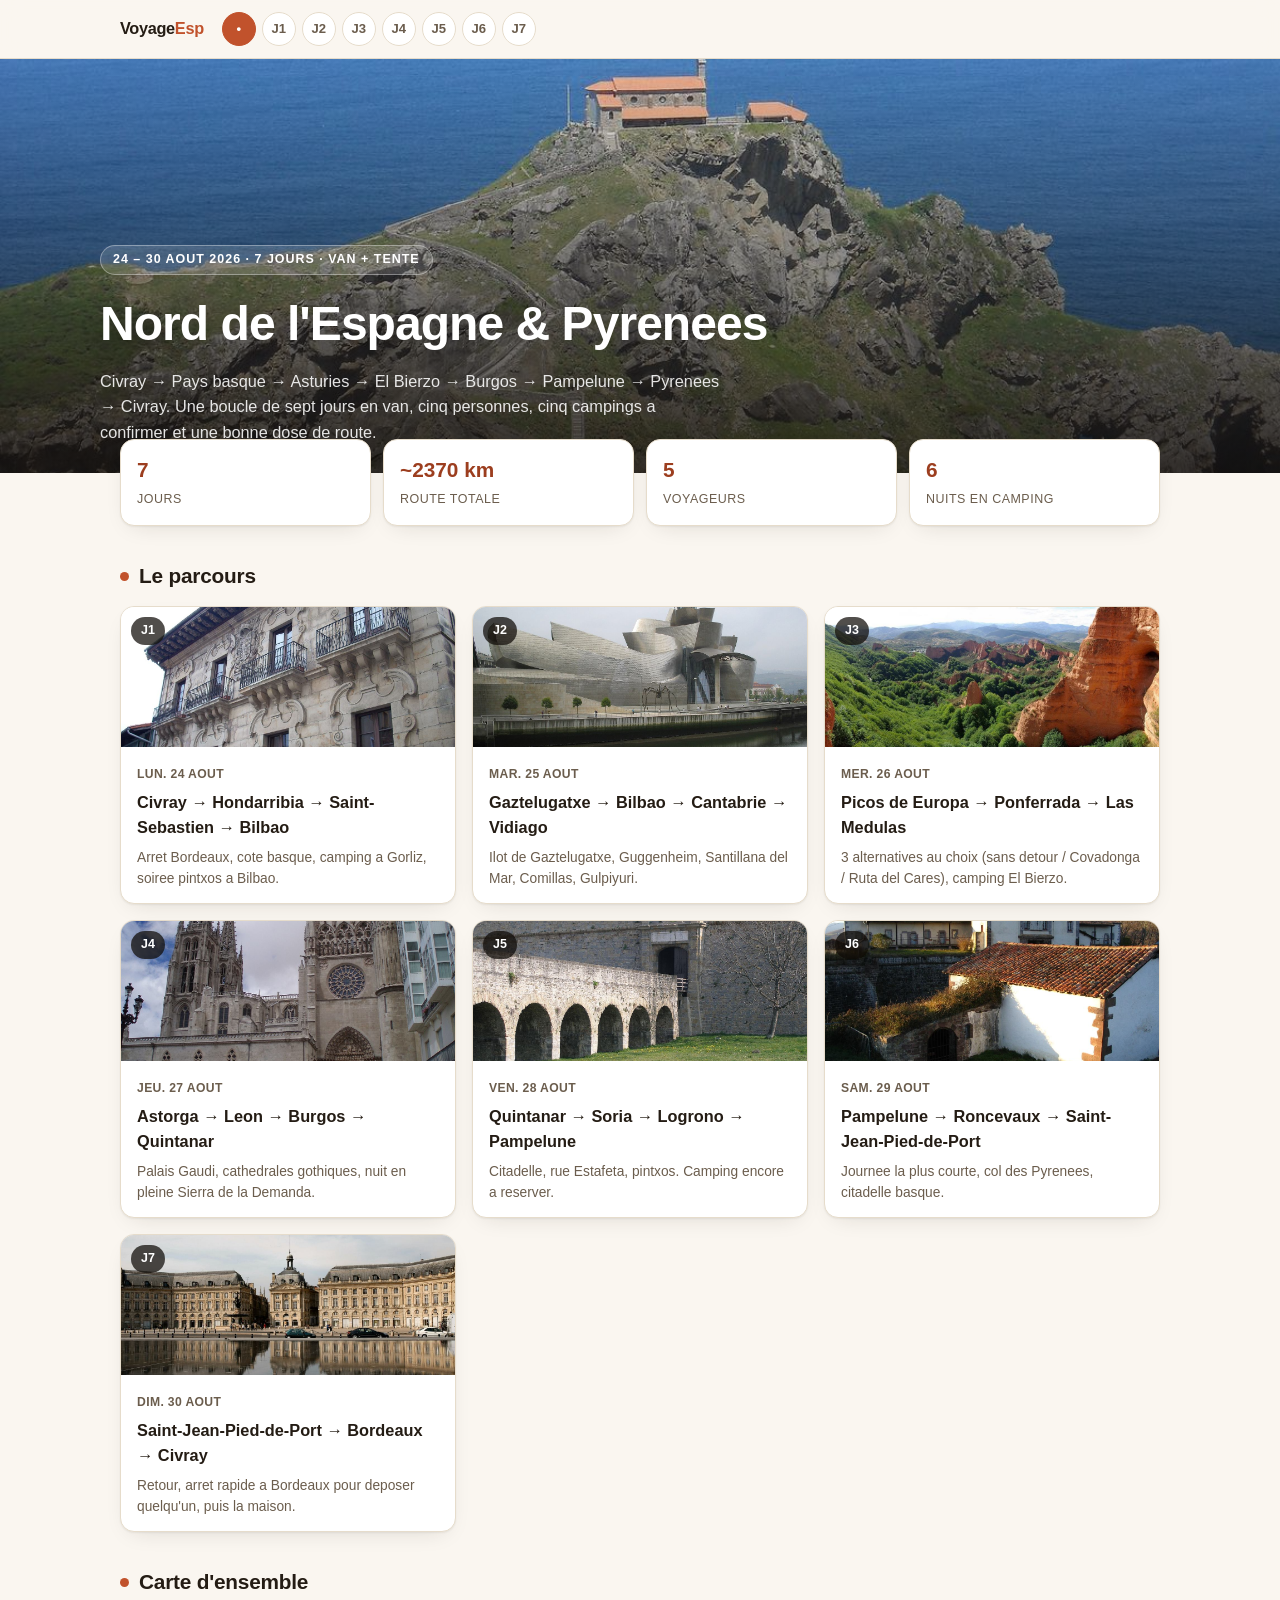
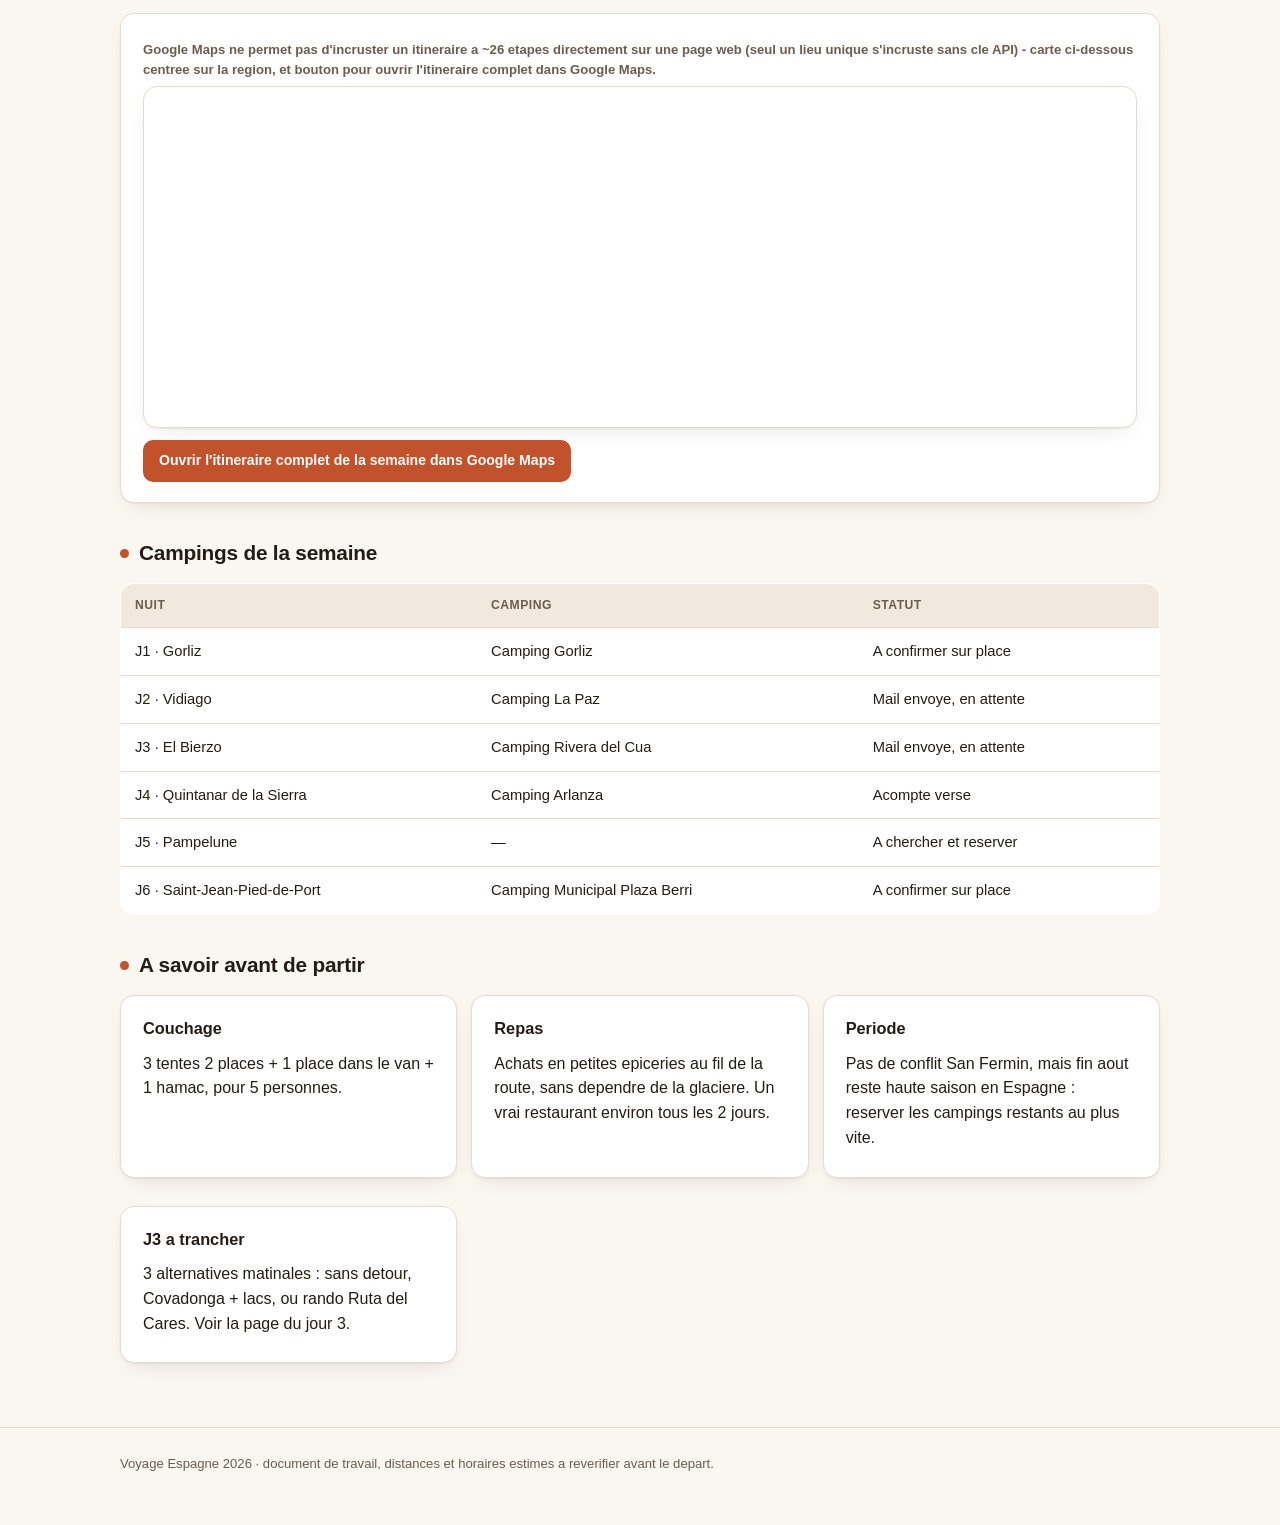
<file: siteweb/index.html>
<!doctype html>
<html lang="fr">
<head>
<meta charset="utf-8">
<meta name="viewport" content="width=device-width, initial-scale=1">
<title>Voyage Espagne 2026 - Civray &rarr; Nord de l'Espagne &rarr; Pyrenees</title>
<meta name="description" content="Road trip en van, 7 jours, du 24 au 30 aout 2026 : Bilbao, Asturies, El Bierzo, Burgos, Pampelune, Pyrenees.">
<link rel="icon" href="favicon.svg" type="image/svg+xml">
<link rel="stylesheet" href="styles.css">
</head>
<body>

<nav class="topnav">
  <div class="wrap">
    <a href="index.html" class="brand">Voyage<span>Esp</span></a>
    <div class="daypills">
      <a href="index.html" class="pill active">•</a>
      <a href="jour-1.html" class="pill">J1</a>
      <a href="jour-2.html" class="pill">J2</a>
      <a href="jour-3.html" class="pill">J3</a>
      <a href="jour-4.html" class="pill">J4</a>
      <a href="jour-5.html" class="pill">J5</a>
      <a href="jour-6.html" class="pill">J6</a>
      <a href="jour-7.html" class="pill">J7</a>
    </div>
  </div>
</nav>

<header class="hero">
  <img src="images/home.jpg" alt="San Juan de Gaztelugatxe, Pays basque">
  <div class="hero-content wrap">
    <span class="eyebrow">24 &ndash; 30 aout 2026 &middot; 7 jours &middot; van + tente</span>
    <h1>Nord de l'Espagne &amp; Pyrenees</h1>
    <p class="sub">Civray &rarr; Pays basque &rarr; Asturies &rarr; El Bierzo &rarr; Burgos &rarr; Pampelune &rarr; Pyrenees &rarr; Civray. Une boucle de sept jours en van, cinq personnes, cinq campings a confirmer et une bonne dose de route.</p>
  </div>
</header>

<div class="wrap">

  <div class="stats">
    <div class="stat"><span class="num">7</span><span class="lbl">Jours</span></div>
    <div class="stat"><span class="num">~2370 km</span><span class="lbl">Route totale</span></div>
    <div class="stat"><span class="num">5</span><span class="lbl">Voyageurs</span></div>
    <div class="stat"><span class="num">6</span><span class="lbl">Nuits en camping</span></div>
  </div>

  <section class="block">
    <h2><span class="dot"></span>Le parcours</h2>
    <div class="dayindex">

      <a class="daycard" href="jour-1.html">
        <div class="thumb"><span class="num">J1</span><img src="images/j1.jpg" alt="Hondarribia"></div>
        <div class="body">
          <span class="date">Lun. 24 aout</span>
          <h3>Civray &rarr; Hondarribia &rarr; Saint-Sebastien &rarr; Bilbao</h3>
          <p>Arret Bordeaux, cote basque, camping a Gorliz, soiree pintxos a Bilbao.</p>
        </div>
      </a>

      <a class="daycard" href="jour-2.html">
        <div class="thumb"><span class="num">J2</span><img src="images/j2.jpg" alt="Guggenheim Bilbao"></div>
        <div class="body">
          <span class="date">Mar. 25 aout</span>
          <h3>Gaztelugatxe &rarr; Bilbao &rarr; Cantabrie &rarr; Vidiago</h3>
          <p>Ilot de Gaztelugatxe, Guggenheim, Santillana del Mar, Comillas, Gulpiyuri.</p>
        </div>
      </a>

      <a class="daycard" href="jour-3.html">
        <div class="thumb"><span class="num">J3</span><img src="images/j3.jpg" alt="Las Medulas"></div>
        <div class="body">
          <span class="date">Mer. 26 aout</span>
          <h3>Picos de Europa &rarr; Ponferrada &rarr; Las Medulas</h3>
          <p>3 alternatives au choix (sans detour / Covadonga / Ruta del Cares), camping El Bierzo.</p>
        </div>
      </a>

      <a class="daycard" href="jour-4.html">
        <div class="thumb"><span class="num">J4</span><img src="images/j4.jpg" alt="Cathedrale de Burgos"></div>
        <div class="body">
          <span class="date">Jeu. 27 aout</span>
          <h3>Astorga &rarr; Leon &rarr; Burgos &rarr; Quintanar</h3>
          <p>Palais Gaudi, cathedrales gothiques, nuit en pleine Sierra de la Demanda.</p>
        </div>
      </a>

      <a class="daycard" href="jour-5.html">
        <div class="thumb"><span class="num">J5</span><img src="images/j5.jpg" alt="Ciudadela de Pampelune"></div>
        <div class="body">
          <span class="date">Ven. 28 aout</span>
          <h3>Quintanar &rarr; Soria &rarr; Logrono &rarr; Pampelune</h3>
          <p>Citadelle, rue Estafeta, pintxos. Camping encore a reserver.</p>
        </div>
      </a>

      <a class="daycard" href="jour-6.html">
        <div class="thumb"><span class="num">J6</span><img src="images/j6.jpg" alt="Citadelle Saint-Jean-Pied-de-Port"></div>
        <div class="body">
          <span class="date">Sam. 29 aout</span>
          <h3>Pampelune &rarr; Roncevaux &rarr; Saint-Jean-Pied-de-Port</h3>
          <p>Journee la plus courte, col des Pyrenees, citadelle basque.</p>
        </div>
      </a>

      <a class="daycard" href="jour-7.html">
        <div class="thumb"><span class="num">J7</span><img src="images/j7.jpg" alt="Miroir d'eau, Bordeaux"></div>
        <div class="body">
          <span class="date">Dim. 30 aout</span>
          <h3>Saint-Jean-Pied-de-Port &rarr; Bordeaux &rarr; Civray</h3>
          <p>Retour, arret rapide a Bordeaux pour deposer quelqu'un, puis la maison.</p>
        </div>
      </a>

    </div>
  </section>

  <section class="block">
    <h2><span class="dot"></span>Carte d'ensemble</h2>
    <div class="card">
      <p class="meta">Google Maps ne permet pas d'incruster un itineraire a ~26 etapes directement sur une page web (seul un lieu unique s'incruste sans cle API) - carte ci-dessous centree sur la region, et bouton pour ouvrir l'itineraire complet dans Google Maps.</p>
      <div class="map-embed">
        <iframe loading="lazy" src="https://www.google.com/maps?q=Burgos,+Espagne&output=embed"></iframe>
      </div>
      <div class="btn-row" style="margin-top:12px">
        <a class="btn" href="https://www.google.com/maps/dir/Civray,+86400/Bordeaux/Hondarribia,+Espagne/Saint-Sebastien,+Espagne/Camping+Gorliz,+Uresarantze+Bidea+15,+48630+Gorliz,+Espagne/San+Juan+de+Gaztelugatxe,+Espagne/Bilbao,+Espagne/Santillana+del+Mar,+Espagne/Comillas,+Espagne/Playa+de+Gulpiyuri,+33594+Llanes,+Asturias,+Espagne/Camping+La+Paz,+Playa+de+Vidiago,+Asturias,+Espagne/Covadonga,+Espagne/Ponferrada,+Espagne/Las+Medulas,+Espagne/Camping+Rivera+del+Cua,+Camino+1,+24430+Vega+de+Espinareda,+Leon,+Espagne/Astorga,+Leon,+Espagne/Leon,+Espagne/Burgos,+Espagne/Camping+Arlanza,+Quintanar+de+la+Sierra,+Burgos,+Espagne/Soria,+Espagne/Logrono,+Espagne/Pamplona,+Espagne/Roncesvalles,+Espagne/Camping+Municipal+Plaza+Berri,+46+Avenue+du+Fronton,+64220+Saint-Jean-Pied-de-Port/Bordeaux/Civray,+86400" target="_blank" rel="noopener">Ouvrir l'itineraire complet de la semaine dans Google Maps</a>
      </div>
    </div>
  </section>

  <section class="block">
    <h2><span class="dot"></span>Campings de la semaine</h2>
    <div class="table-wrap">
      <table class="campings">
        <thead>
          <tr><th>Nuit</th><th>Camping</th><th>Statut</th></tr>
        </thead>
        <tbody>
          <tr><td>J1 &middot; Gorliz</td><td>Camping Gorliz</td><td>A confirmer sur place</td></tr>
          <tr><td>J2 &middot; Vidiago</td><td>Camping La Paz</td><td>Mail envoye, en attente</td></tr>
          <tr><td>J3 &middot; El Bierzo</td><td>Camping Rivera del Cua</td><td>Mail envoye, en attente</td></tr>
          <tr><td>J4 &middot; Quintanar de la Sierra</td><td>Camping Arlanza</td><td>Acompte verse</td></tr>
          <tr><td>J5 &middot; Pampelune</td><td>&mdash;</td><td>A chercher et reserver</td></tr>
          <tr><td>J6 &middot; Saint-Jean-Pied-de-Port</td><td>Camping Municipal Plaza Berri</td><td>A confirmer sur place</td></tr>
        </tbody>
      </table>
    </div>
  </section>

  <section class="block">
    <h2><span class="dot"></span>A savoir avant de partir</h2>
    <div class="grid2">
      <div class="card">
        <h3>Couchage</h3>
        <p>3 tentes 2 places + 1 place dans le van + 1 hamac, pour 5 personnes.</p>
      </div>
      <div class="card">
        <h3>Repas</h3>
        <p>Achats en petites epiceries au fil de la route, sans dependre de la glaciere. Un vrai restaurant environ tous les 2 jours.</p>
      </div>
      <div class="card">
        <h3>Periode</h3>
        <p>Pas de conflit San Fermin, mais fin aout reste haute saison en Espagne : reserver les campings restants au plus vite.</p>
      </div>
      <div class="card">
        <h3>J3 a trancher</h3>
        <p>3 alternatives matinales : sans detour, Covadonga + lacs, ou rando Ruta del Cares. Voir la page du jour 3.</p>
      </div>
    </div>
  </section>

</div>

<footer>
  <div class="wrap">Voyage Espagne 2026 &middot; document de travail, distances et horaires estimes a reverifier avant le depart.</div>
</footer>

</body>
</html>
</file>
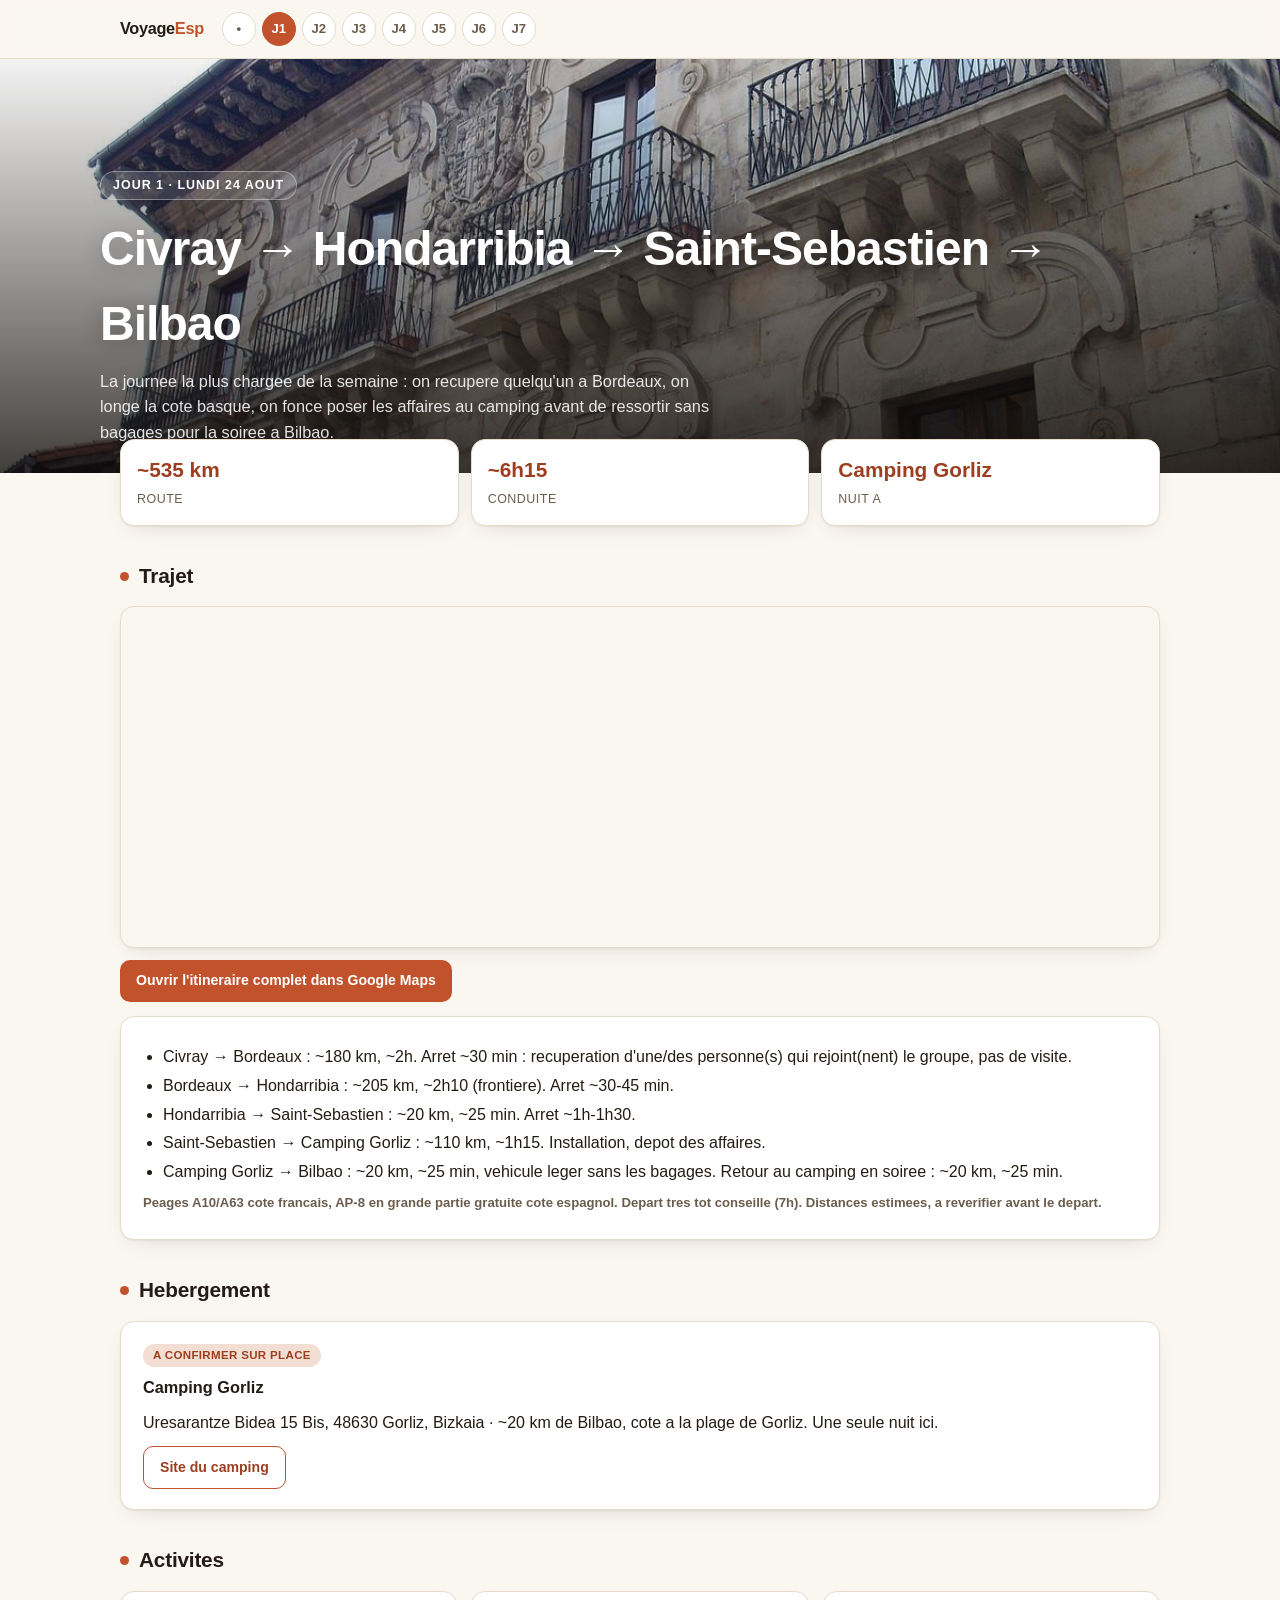
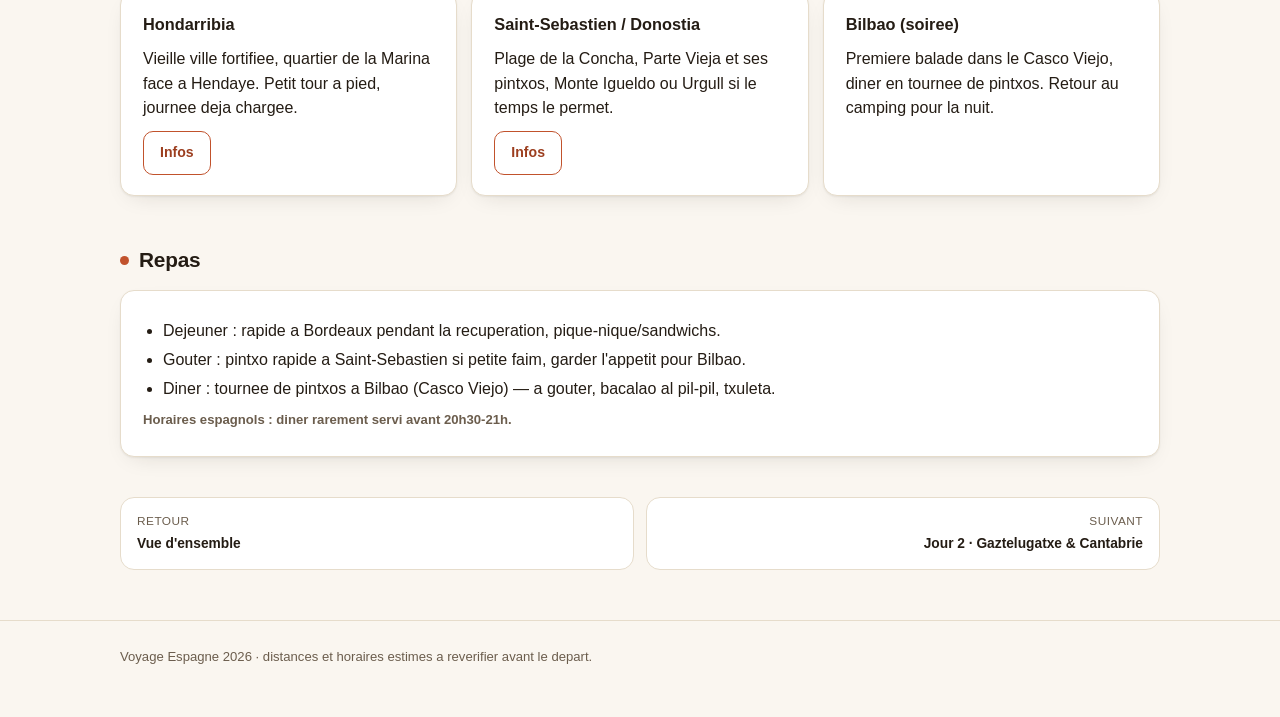
<file: siteweb/jour-1.html>
<!doctype html>
<html lang="fr">
<head>
<meta charset="utf-8">
<meta name="viewport" content="width=device-width, initial-scale=1">
<title>Jour 1 - Civray &rarr; Bilbao | Voyage Espagne 2026</title>
<link rel="icon" href="favicon.svg" type="image/svg+xml">
<link rel="stylesheet" href="styles.css">
</head>
<body>

<nav class="topnav">
  <div class="wrap">
    <a href="index.html" class="brand">Voyage<span>Esp</span></a>
    <div class="daypills">
      <a href="index.html" class="pill">•</a>
      <a href="jour-1.html" class="pill active">J1</a>
      <a href="jour-2.html" class="pill">J2</a>
      <a href="jour-3.html" class="pill">J3</a>
      <a href="jour-4.html" class="pill">J4</a>
      <a href="jour-5.html" class="pill">J5</a>
      <a href="jour-6.html" class="pill">J6</a>
      <a href="jour-7.html" class="pill">J7</a>
    </div>
  </div>
</nav>

<header class="hero">
  <img src="images/j1.jpg" alt="Vieille ville de Hondarribia">
  <div class="hero-content wrap">
    <span class="eyebrow">Jour 1 &middot; Lundi 24 aout</span>
    <h1>Civray &rarr; Hondarribia &rarr; Saint-Sebastien &rarr; Bilbao</h1>
    <p class="sub">La journee la plus chargee de la semaine : on recupere quelqu'un a Bordeaux, on longe la cote basque, on fonce poser les affaires au camping avant de ressortir sans bagages pour la soiree a Bilbao.</p>
  </div>
</header>

<div class="wrap">

  <div class="stats">
    <div class="stat"><span class="num">~535 km</span><span class="lbl">Route</span></div>
    <div class="stat"><span class="num">~6h15</span><span class="lbl">Conduite</span></div>
    <div class="stat"><span class="num">Camping Gorliz</span><span class="lbl">Nuit a</span></div>
  </div>

  <section class="block">
    <h2><span class="dot"></span>Trajet</h2>
    <div class="map-embed">
      <iframe loading="lazy" src="https://www.google.com/maps?q=Camping+Gorliz,+Uresarantze+Bidea+15,+48630+Gorliz,+Espagne&output=embed"></iframe>
    </div>
    <div class="btn-row" style="margin-top:12px"><a class="btn" href="https://www.google.com/maps/dir/Civray,+86400/Bordeaux/Hondarribia,+Espagne/Saint-Sebastien,+Espagne/Camping+Gorliz,+Uresarantze+Bidea+15,+48630+Gorliz,+Espagne/Bilbao,+Espagne" target="_blank" rel="noopener">Ouvrir l'itineraire complet dans Google Maps</a></div>
    <div class="card" style="margin-top:14px">
      <ul>
        <li>Civray &rarr; Bordeaux : ~180 km, ~2h. Arret ~30 min : recuperation d'une/des personne(s) qui rejoint(nent) le groupe, pas de visite.</li>
        <li>Bordeaux &rarr; Hondarribia : ~205 km, ~2h10 (frontiere). Arret ~30-45 min.</li>
        <li>Hondarribia &rarr; Saint-Sebastien : ~20 km, ~25 min. Arret ~1h-1h30.</li>
        <li>Saint-Sebastien &rarr; Camping Gorliz : ~110 km, ~1h15. Installation, depot des affaires.</li>
        <li>Camping Gorliz &rarr; Bilbao : ~20 km, ~25 min, vehicule leger sans les bagages. Retour au camping en soiree : ~20 km, ~25 min.</li>
      </ul>
      <p class="meta">Peages A10/A63 cote francais, AP-8 en grande partie gratuite cote espagnol. Depart tres tot conseille (7h). Distances estimees, a reverifier avant le depart.</p>
    </div>
  </section>

  <section class="block">
    <h2><span class="dot"></span>Hebergement</h2>
    <div class="card">
      <span class="badge pending">A confirmer sur place</span>
      <h3>Camping Gorliz</h3>
      <p>Uresarantze Bidea 15 Bis, 48630 Gorliz, Bizkaia &middot; ~20 km de Bilbao, cote a la plage de Gorliz. Une seule nuit ici.</p>
      <div class="btn-row"><a class="btn outline" href="https://campinggorliz.com/" target="_blank" rel="noopener">Site du camping</a></div>
    </div>
  </section>

  <section class="block">
    <h2><span class="dot"></span>Activites</h2>
    <div class="grid2">
      <div class="card">
        <h3>Hondarribia</h3>
        <p>Vieille ville fortifiee, quartier de la Marina face a Hendaye. Petit tour a pied, journee deja chargee.</p>
        <div class="btn-row"><a class="btn outline" href="https://hondarribiaturismo.com/en/" target="_blank" rel="noopener">Infos</a></div>
      </div>
      <div class="card">
        <h3>Saint-Sebastien / Donostia</h3>
        <p>Plage de la Concha, Parte Vieja et ses pintxos, Monte Igueldo ou Urgull si le temps le permet.</p>
        <div class="btn-row"><a class="btn outline" href="https://sansebastianturismoa.eus/en/" target="_blank" rel="noopener">Infos</a></div>
      </div>
      <div class="card">
        <h3>Bilbao (soiree)</h3>
        <p>Premiere balade dans le Casco Viejo, diner en tournee de pintxos. Retour au camping pour la nuit.</p>
      </div>
    </div>
  </section>

  <section class="block">
    <h2><span class="dot"></span>Repas</h2>
    <div class="card">
      <ul>
        <li>Dejeuner : rapide a Bordeaux pendant la recuperation, pique-nique/sandwichs.</li>
        <li>Gouter : pintxo rapide a Saint-Sebastien si petite faim, garder l'appetit pour Bilbao.</li>
        <li>Diner : tournee de pintxos a Bilbao (Casco Viejo) &mdash; a gouter, bacalao al pil-pil, txuleta.</li>
      </ul>
      <p class="meta">Horaires espagnols : diner rarement servi avant 20h30-21h.</p>
    </div>
  </section>

  <div class="prevnext">
    <a href="index.html"><span class="lbl">Retour</span><span class="name">Vue d'ensemble</span></a>
    <a class="next" href="jour-2.html"><span class="lbl">Suivant</span><span class="name">Jour 2 &middot; Gaztelugatxe &amp; Cantabrie</span></a>
  </div>

</div>

<footer><div class="wrap">Voyage Espagne 2026 &middot; distances et horaires estimes a reverifier avant le depart.</div></footer>

</body>
</html>
</file>
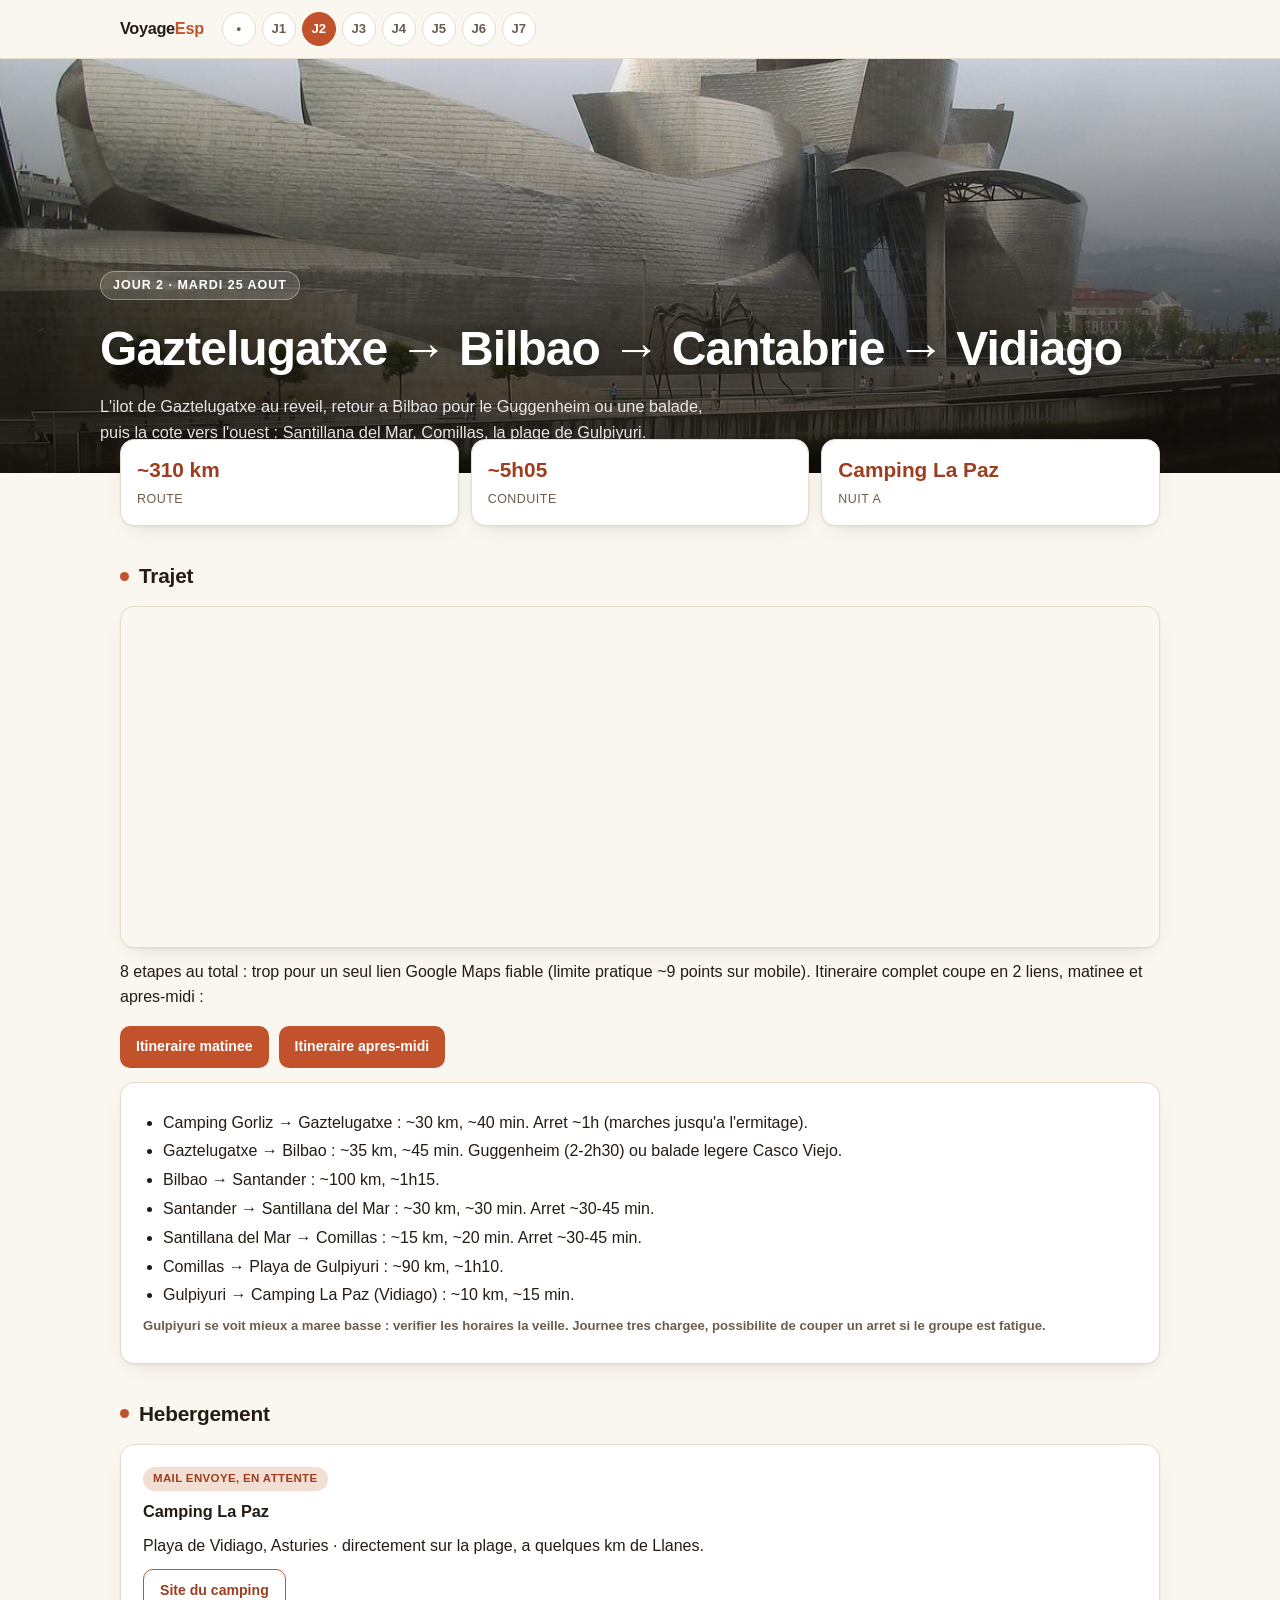
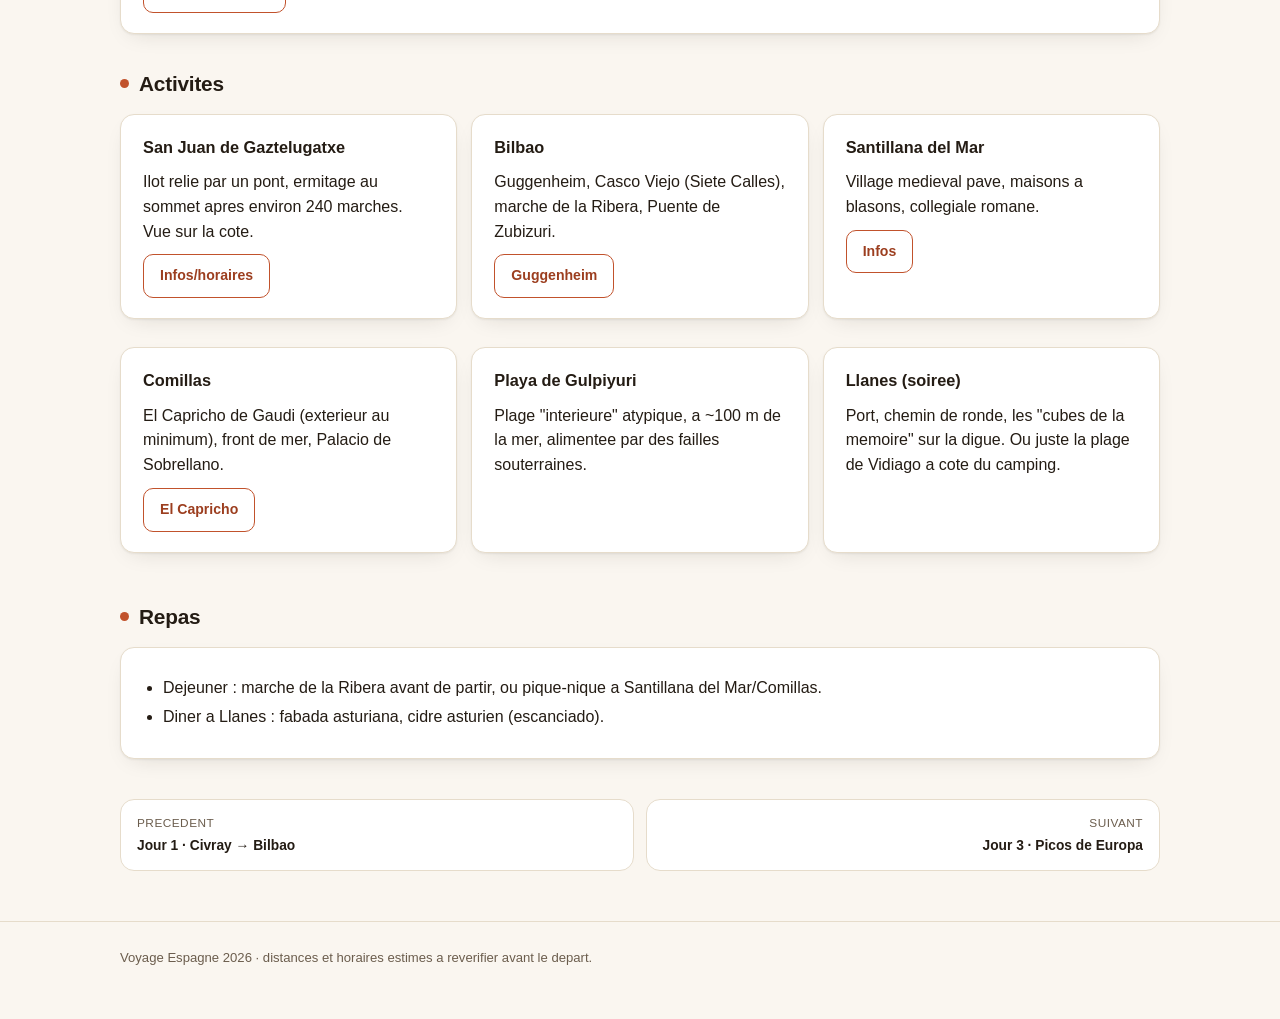
<file: siteweb/jour-2.html>
<!doctype html>
<html lang="fr">
<head>
<meta charset="utf-8">
<meta name="viewport" content="width=device-width, initial-scale=1">
<title>Jour 2 - Gaztelugatxe &amp; Cantabrie | Voyage Espagne 2026</title>
<link rel="icon" href="favicon.svg" type="image/svg+xml">
<link rel="stylesheet" href="styles.css">
</head>
<body>

<nav class="topnav">
  <div class="wrap">
    <a href="index.html" class="brand">Voyage<span>Esp</span></a>
    <div class="daypills">
      <a href="index.html" class="pill">•</a>
      <a href="jour-1.html" class="pill">J1</a>
      <a href="jour-2.html" class="pill active">J2</a>
      <a href="jour-3.html" class="pill">J3</a>
      <a href="jour-4.html" class="pill">J4</a>
      <a href="jour-5.html" class="pill">J5</a>
      <a href="jour-6.html" class="pill">J6</a>
      <a href="jour-7.html" class="pill">J7</a>
    </div>
  </div>
</nav>

<header class="hero">
  <img src="images/j2.jpg" alt="Musee Guggenheim, Bilbao">
  <div class="hero-content wrap">
    <span class="eyebrow">Jour 2 &middot; Mardi 25 aout</span>
    <h1>Gaztelugatxe &rarr; Bilbao &rarr; Cantabrie &rarr; Vidiago</h1>
    <p class="sub">L'ilot de Gaztelugatxe au reveil, retour a Bilbao pour le Guggenheim ou une balade, puis la cote vers l'ouest : Santillana del Mar, Comillas, la plage de Gulpiyuri.</p>
  </div>
</header>

<div class="wrap">

  <div class="stats">
    <div class="stat"><span class="num">~310 km</span><span class="lbl">Route</span></div>
    <div class="stat"><span class="num">~5h05</span><span class="lbl">Conduite</span></div>
    <div class="stat"><span class="num">Camping La Paz</span><span class="lbl">Nuit a</span></div>
  </div>

  <section class="block">
    <h2><span class="dot"></span>Trajet</h2>
    <div class="map-embed">
      <iframe loading="lazy" src="https://www.google.com/maps?q=Camping+La+Paz,+Playa+de+Vidiago,+Asturias,+Espagne&output=embed"></iframe>
    </div>
    <p class="meta" style="margin-top:12px">8 etapes au total : trop pour un seul lien Google Maps fiable (limite pratique ~9 points sur mobile). Itineraire complet coupe en 2 liens, matinee et apres-midi :</p>
    <div class="btn-row">
      <a class="btn" href="https://www.google.com/maps/dir/Camping+Gorliz,+Uresarantze+Bidea+15,+48630+Gorliz,+Espagne/San+Juan+de+Gaztelugatxe,+Espagne/Bilbao,+Espagne" target="_blank" rel="noopener">Itineraire matinee</a>
      <a class="btn" href="https://www.google.com/maps/dir/Bilbao,+Espagne/Santander,+Espagne/Santillana+del+Mar,+Espagne/Comillas,+Espagne/Playa+de+Gulpiyuri,+33594+Llanes,+Asturias,+Espagne/Camping+La+Paz,+Playa+de+Vidiago,+Asturias,+Espagne" target="_blank" rel="noopener">Itineraire apres-midi</a>
    </div>
    <div class="card" style="margin-top:14px">
      <ul>
        <li>Camping Gorliz &rarr; Gaztelugatxe : ~30 km, ~40 min. Arret ~1h (marches jusqu'a l'ermitage).</li>
        <li>Gaztelugatxe &rarr; Bilbao : ~35 km, ~45 min. Guggenheim (2-2h30) ou balade legere Casco Viejo.</li>
        <li>Bilbao &rarr; Santander : ~100 km, ~1h15.</li>
        <li>Santander &rarr; Santillana del Mar : ~30 km, ~30 min. Arret ~30-45 min.</li>
        <li>Santillana del Mar &rarr; Comillas : ~15 km, ~20 min. Arret ~30-45 min.</li>
        <li>Comillas &rarr; Playa de Gulpiyuri : ~90 km, ~1h10.</li>
        <li>Gulpiyuri &rarr; Camping La Paz (Vidiago) : ~10 km, ~15 min.</li>
      </ul>
      <p class="meta">Gulpiyuri se voit mieux a maree basse : verifier les horaires la veille. Journee tres chargee, possibilite de couper un arret si le groupe est fatigue.</p>
    </div>
  </section>

  <section class="block">
    <h2><span class="dot"></span>Hebergement</h2>
    <div class="card">
      <span class="badge pending">Mail envoye, en attente</span>
      <h3>Camping La Paz</h3>
      <p>Playa de Vidiago, Asturies &middot; directement sur la plage, a quelques km de Llanes.</p>
      <div class="btn-row"><a class="btn outline" href="https://campinglapaz.com/" target="_blank" rel="noopener">Site du camping</a></div>
    </div>
  </section>

  <section class="block">
    <h2><span class="dot"></span>Activites</h2>
    <div class="grid2">
      <div class="card">
        <h3>San Juan de Gaztelugatxe</h3>
        <p>Ilot relie par un pont, ermitage au sommet apres environ 240 marches. Vue sur la cote.</p>
        <div class="btn-row"><a class="btn outline" href="https://sanjuangaztelugatxe.com/" target="_blank" rel="noopener">Infos/horaires</a></div>
      </div>
      <div class="card">
        <h3>Bilbao</h3>
        <p>Guggenheim, Casco Viejo (Siete Calles), marche de la Ribera, Puente de Zubizuri.</p>
        <div class="btn-row"><a class="btn outline" href="https://www.guggenheim-bilbao.eus/en" target="_blank" rel="noopener">Guggenheim</a></div>
      </div>
      <div class="card">
        <h3>Santillana del Mar</h3>
        <p>Village medieval pave, maisons a blasons, collegiale romane.</p>
        <div class="btn-row"><a class="btn outline" href="https://santillanadelmarturismo.com/" target="_blank" rel="noopener">Infos</a></div>
      </div>
      <div class="card">
        <h3>Comillas</h3>
        <p>El Capricho de Gaudi (exterieur au minimum), front de mer, Palacio de Sobrellano.</p>
        <div class="btn-row"><a class="btn outline" href="https://www.elcaprichodegaudi.com/" target="_blank" rel="noopener">El Capricho</a></div>
      </div>
      <div class="card">
        <h3>Playa de Gulpiyuri</h3>
        <p>Plage "interieure" atypique, a ~100 m de la mer, alimentee par des failles souterraines.</p>
      </div>
      <div class="card">
        <h3>Llanes (soiree)</h3>
        <p>Port, chemin de ronde, les "cubes de la memoire" sur la digue. Ou juste la plage de Vidiago a cote du camping.</p>
      </div>
    </div>
  </section>

  <section class="block">
    <h2><span class="dot"></span>Repas</h2>
    <div class="card">
      <ul>
        <li>Dejeuner : marche de la Ribera avant de partir, ou pique-nique a Santillana del Mar/Comillas.</li>
        <li>Diner a Llanes : fabada asturiana, cidre asturien (escanciado).</li>
      </ul>
    </div>
  </section>

  <div class="prevnext">
    <a href="jour-1.html"><span class="lbl">Precedent</span><span class="name">Jour 1 &middot; Civray &rarr; Bilbao</span></a>
    <a class="next" href="jour-3.html"><span class="lbl">Suivant</span><span class="name">Jour 3 &middot; Picos de Europa</span></a>
  </div>

</div>

<footer><div class="wrap">Voyage Espagne 2026 &middot; distances et horaires estimes a reverifier avant le depart.</div></footer>

</body>
</html>
</file>
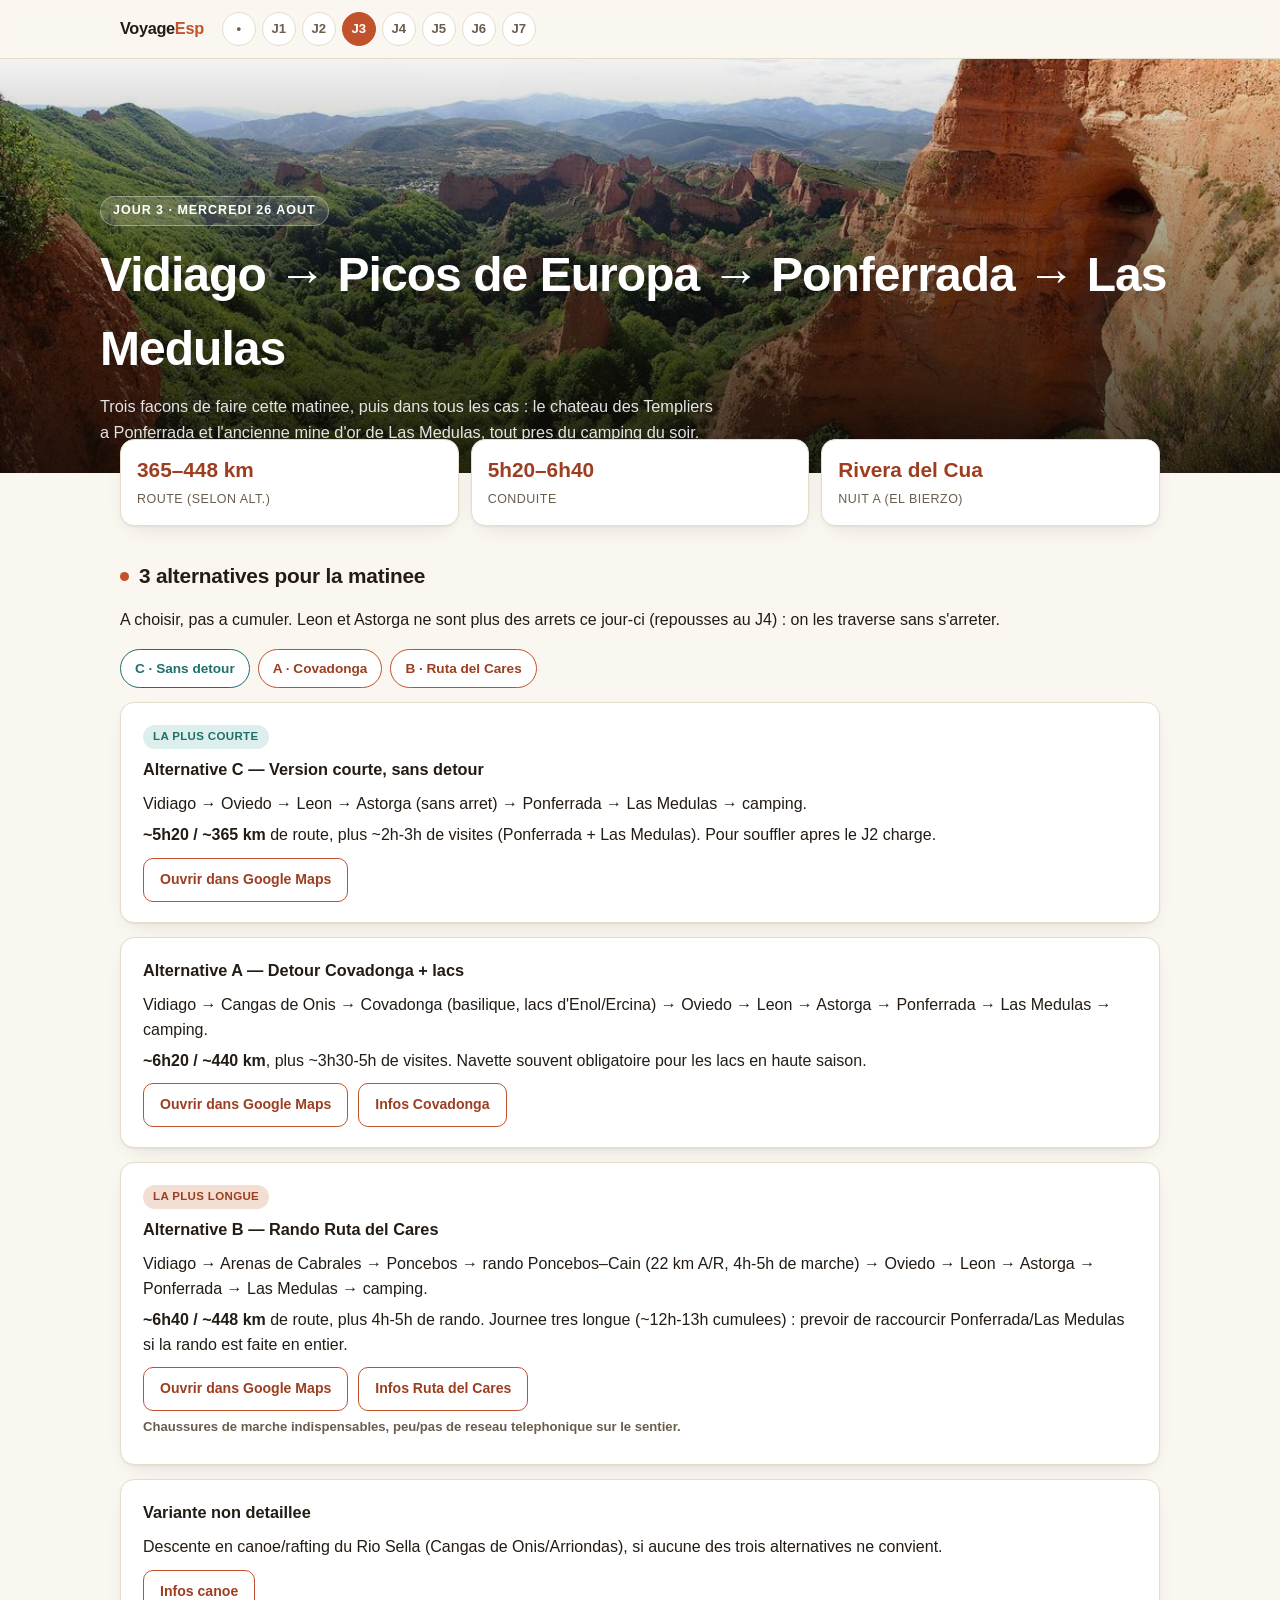
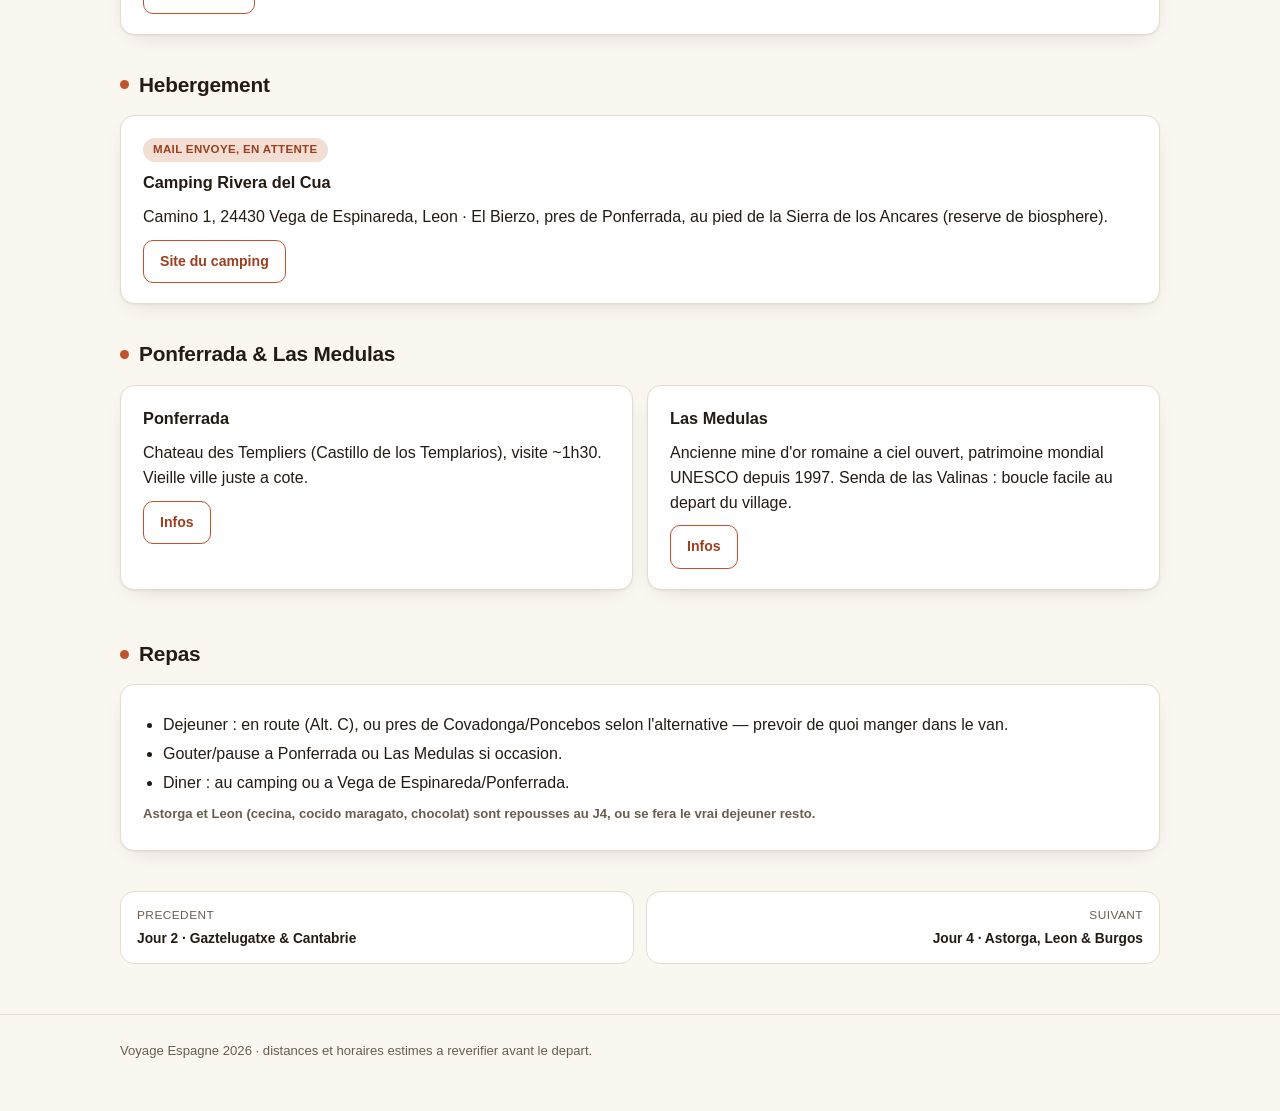
<file: siteweb/jour-3.html>
<!doctype html>
<html lang="fr">
<head>
<meta charset="utf-8">
<meta name="viewport" content="width=device-width, initial-scale=1">
<title>Jour 3 - Picos de Europa &amp; El Bierzo | Voyage Espagne 2026</title>
<link rel="icon" href="favicon.svg" type="image/svg+xml">
<link rel="stylesheet" href="styles.css">
</head>
<body>

<nav class="topnav">
  <div class="wrap">
    <a href="index.html" class="brand">Voyage<span>Esp</span></a>
    <div class="daypills">
      <a href="index.html" class="pill">•</a>
      <a href="jour-1.html" class="pill">J1</a>
      <a href="jour-2.html" class="pill">J2</a>
      <a href="jour-3.html" class="pill active">J3</a>
      <a href="jour-4.html" class="pill">J4</a>
      <a href="jour-5.html" class="pill">J5</a>
      <a href="jour-6.html" class="pill">J6</a>
      <a href="jour-7.html" class="pill">J7</a>
    </div>
  </div>
</nav>

<header class="hero">
  <img src="images/j3.jpg" alt="Las Medulas">
  <div class="hero-content wrap">
    <span class="eyebrow">Jour 3 &middot; Mercredi 26 aout</span>
    <h1>Vidiago &rarr; Picos de Europa &rarr; Ponferrada &rarr; Las Medulas</h1>
    <p class="sub">Trois facons de faire cette matinee, puis dans tous les cas : le chateau des Templiers a Ponferrada et l'ancienne mine d'or de Las Medulas, tout pres du camping du soir.</p>
  </div>
</header>

<div class="wrap">

  <div class="stats">
    <div class="stat"><span class="num">365&ndash;448 km</span><span class="lbl">Route (selon alt.)</span></div>
    <div class="stat"><span class="num">5h20&ndash;6h40</span><span class="lbl">Conduite</span></div>
    <div class="stat"><span class="num">Rivera del Cua</span><span class="lbl">Nuit a (El Bierzo)</span></div>
  </div>

  <section class="block">
    <h2><span class="dot"></span>3 alternatives pour la matinee</h2>
    <p class="meta">A choisir, pas a cumuler. Leon et Astorga ne sont plus des arrets ce jour-ci (repousses au J4) : on les traverse sans s'arreter.</p>

    <div class="alt-tabs">
      <span class="alt-tab c">C &middot; Sans detour</span>
      <span class="alt-tab a">A &middot; Covadonga</span>
      <span class="alt-tab b">B &middot; Ruta del Cares</span>
    </div>

    <div class="card">
      <span class="badge ok">La plus courte</span>
      <h3>Alternative C &mdash; Version courte, sans detour</h3>
      <p>Vidiago &rarr; Oviedo &rarr; Leon &rarr; Astorga (sans arret) &rarr; Ponferrada &rarr; Las Medulas &rarr; camping.</p>
      <p><strong>~5h20 / ~365 km</strong> de route, plus ~2h-3h de visites (Ponferrada + Las Medulas). Pour souffler apres le J2 charge.</p>
      <div class="btn-row"><a class="btn outline" href="https://www.google.com/maps/dir/Camping+La+Paz,+Playa+de+Vidiago,+Asturias,+Espagne/Ponferrada,+Espagne/Las+Medulas,+Espagne/Camping+Rivera+del+Cua,+Camino+1,+24430+Vega+de+Espinareda,+Leon,+Espagne" target="_blank" rel="noopener">Ouvrir dans Google Maps</a></div>
    </div>

    <div class="card">
      <h3>Alternative A &mdash; Detour Covadonga + lacs</h3>
      <p>Vidiago &rarr; Cangas de Onis &rarr; Covadonga (basilique, lacs d'Enol/Ercina) &rarr; Oviedo &rarr; Leon &rarr; Astorga &rarr; Ponferrada &rarr; Las Medulas &rarr; camping.</p>
      <p><strong>~6h20 / ~440 km</strong>, plus ~3h30-5h de visites. Navette souvent obligatoire pour les lacs en haute saison.</p>
      <div class="btn-row"><a class="btn outline" href="https://www.google.com/maps/dir/Camping+La+Paz,+Playa+de+Vidiago,+Asturias,+Espagne/Covadonga,+Espagne/Ponferrada,+Espagne/Las+Medulas,+Espagne/Camping+Rivera+del+Cua,+Camino+1,+24430+Vega+de+Espinareda,+Leon,+Espagne" target="_blank" rel="noopener">Ouvrir dans Google Maps</a> <a class="btn outline" href="https://www.turismoasturias.es/en/descubre/naturaleza/rutas/senderismo/ruta-de-los-lagos-covadonga-" target="_blank" rel="noopener">Infos Covadonga</a></div>
    </div>

    <div class="card">
      <span class="badge pending">La plus longue</span>
      <h3>Alternative B &mdash; Rando Ruta del Cares</h3>
      <p>Vidiago &rarr; Arenas de Cabrales &rarr; Poncebos &rarr; rando Poncebos&ndash;Cain (22 km A/R, 4h-5h de marche) &rarr; Oviedo &rarr; Leon &rarr; Astorga &rarr; Ponferrada &rarr; Las Medulas &rarr; camping.</p>
      <p><strong>~6h40 / ~448 km</strong> de route, plus 4h-5h de rando. Journee tres longue (~12h-13h cumulees) : prevoir de raccourcir Ponferrada/Las Medulas si la rando est faite en entier.</p>
      <div class="btn-row"><a class="btn outline" href="https://www.google.com/maps/dir/Camping+La+Paz,+Playa+de+Vidiago,+Asturias,+Espagne/Poncebos,+Espagne/Ponferrada,+Espagne/Las+Medulas,+Espagne/Camping+Rivera+del+Cua,+Camino+1,+24430+Vega+de+Espinareda,+Leon,+Espagne" target="_blank" rel="noopener">Ouvrir dans Google Maps</a> <a class="btn outline" href="https://www.turismoasturias.es/en/descubre/naturaleza/rutas/senderismo/ruta-del-cares" target="_blank" rel="noopener">Infos Ruta del Cares</a></div>
      <p class="meta">Chaussures de marche indispensables, peu/pas de reseau telephonique sur le sentier.</p>
    </div>

    <div class="card">
      <h3>Variante non detaillee</h3>
      <p>Descente en canoe/rafting du Rio Sella (Cangas de Onis/Arriondas), si aucune des trois alternatives ne convient.</p>
      <div class="btn-row"><a class="btn outline" href="https://descensosellacanoaasturias.com/" target="_blank" rel="noopener">Infos canoe</a></div>
    </div>
  </section>

  <section class="block">
    <h2><span class="dot"></span>Hebergement</h2>
    <div class="card">
      <span class="badge pending">Mail envoye, en attente</span>
      <h3>Camping Rivera del Cua</h3>
      <p>Camino 1, 24430 Vega de Espinareda, Leon &middot; El Bierzo, pres de Ponferrada, au pied de la Sierra de los Ancares (reserve de biosphere).</p>
      <div class="btn-row"><a class="btn outline" href="https://www.campingriveradelcua.com/fr" target="_blank" rel="noopener">Site du camping</a></div>
    </div>
  </section>

  <section class="block">
    <h2><span class="dot"></span>Ponferrada &amp; Las Medulas</h2>
    <div class="grid2">
      <div class="card">
        <h3>Ponferrada</h3>
        <p>Chateau des Templiers (Castillo de los Templarios), visite ~1h30. Vieille ville juste a cote.</p>
        <div class="btn-row"><a class="btn outline" href="https://castillodelostemplarios.com/" target="_blank" rel="noopener">Infos</a></div>
      </div>
      <div class="card">
        <h3>Las Medulas</h3>
        <p>Ancienne mine d'or romaine a ciel ouvert, patrimoine mondial UNESCO depuis 1997. Senda de las Valinas : boucle facile au depart du village.</p>
        <div class="btn-row"><a class="btn outline" href="https://visitlasmedulas.com/en/" target="_blank" rel="noopener">Infos</a></div>
      </div>
    </div>
  </section>

  <section class="block">
    <h2><span class="dot"></span>Repas</h2>
    <div class="card">
      <ul>
        <li>Dejeuner : en route (Alt. C), ou pres de Covadonga/Poncebos selon l'alternative &mdash; prevoir de quoi manger dans le van.</li>
        <li>Gouter/pause a Ponferrada ou Las Medulas si occasion.</li>
        <li>Diner : au camping ou a Vega de Espinareda/Ponferrada.</li>
      </ul>
      <p class="meta">Astorga et Leon (cecina, cocido maragato, chocolat) sont repousses au J4, ou se fera le vrai dejeuner resto.</p>
    </div>
  </section>

  <div class="prevnext">
    <a href="jour-2.html"><span class="lbl">Precedent</span><span class="name">Jour 2 &middot; Gaztelugatxe &amp; Cantabrie</span></a>
    <a class="next" href="jour-4.html"><span class="lbl">Suivant</span><span class="name">Jour 4 &middot; Astorga, Leon &amp; Burgos</span></a>
  </div>

</div>

<footer><div class="wrap">Voyage Espagne 2026 &middot; distances et horaires estimes a reverifier avant le depart.</div></footer>

</body>
</html>
</file>
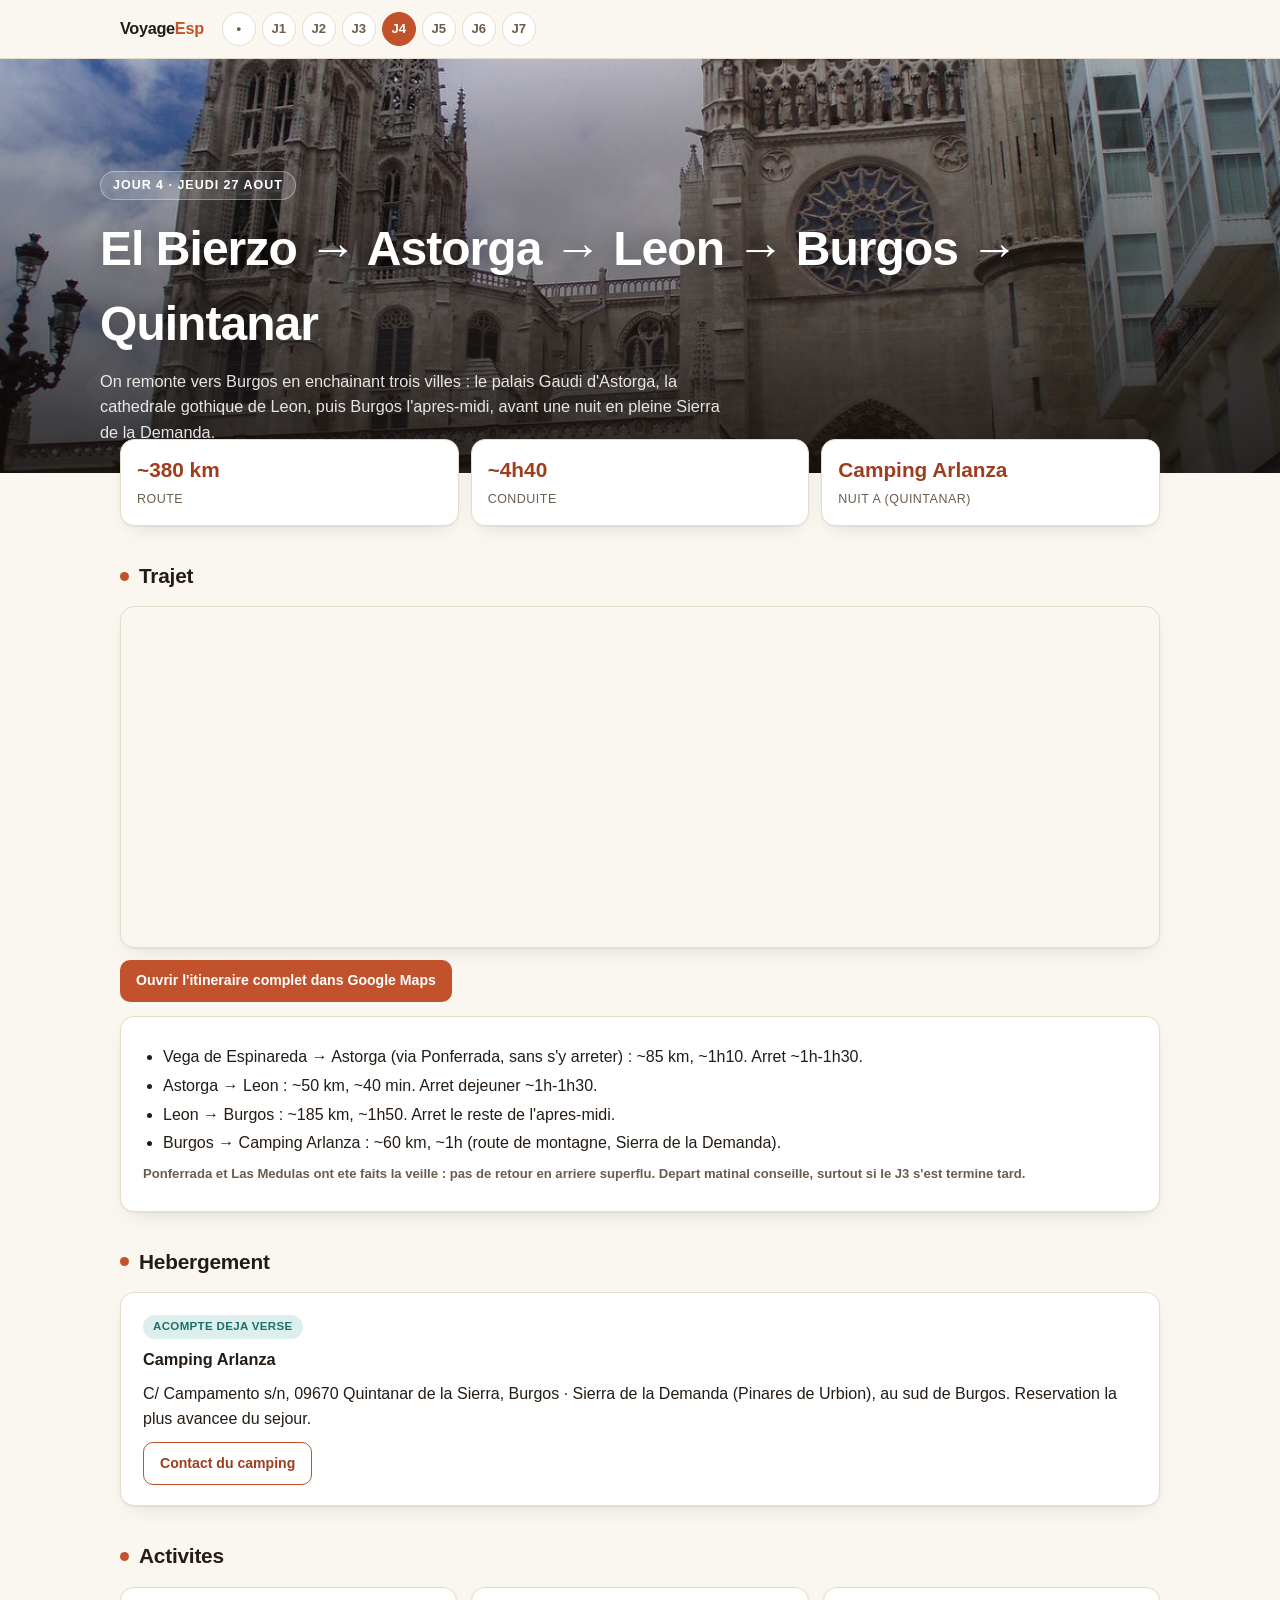
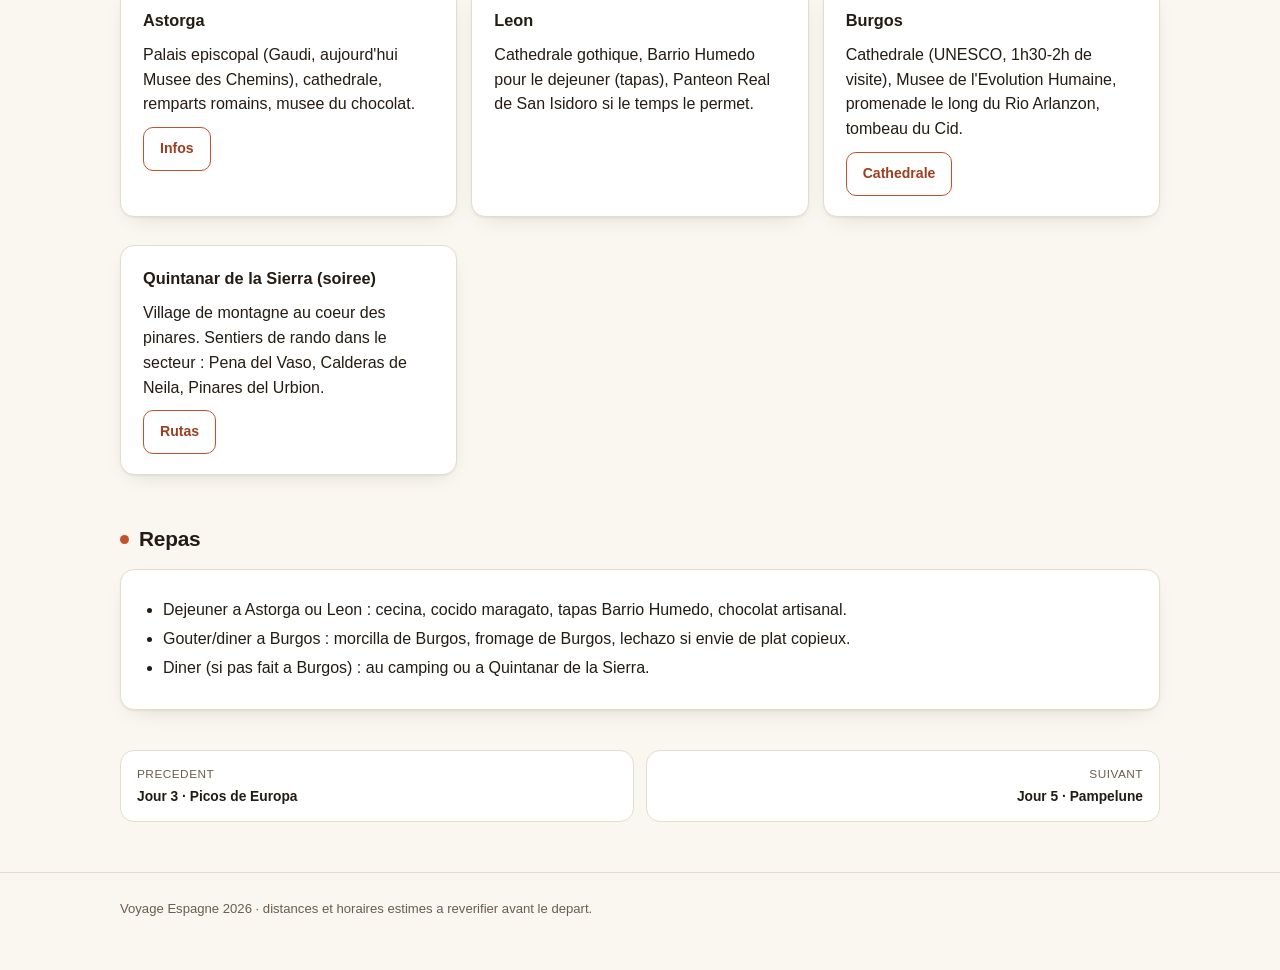
<file: siteweb/jour-4.html>
<!doctype html>
<html lang="fr">
<head>
<meta charset="utf-8">
<meta name="viewport" content="width=device-width, initial-scale=1">
<title>Jour 4 - Astorga, Leon &amp; Burgos | Voyage Espagne 2026</title>
<link rel="icon" href="favicon.svg" type="image/svg+xml">
<link rel="stylesheet" href="styles.css">
</head>
<body>

<nav class="topnav">
  <div class="wrap">
    <a href="index.html" class="brand">Voyage<span>Esp</span></a>
    <div class="daypills">
      <a href="index.html" class="pill">•</a>
      <a href="jour-1.html" class="pill">J1</a>
      <a href="jour-2.html" class="pill">J2</a>
      <a href="jour-3.html" class="pill">J3</a>
      <a href="jour-4.html" class="pill active">J4</a>
      <a href="jour-5.html" class="pill">J5</a>
      <a href="jour-6.html" class="pill">J6</a>
      <a href="jour-7.html" class="pill">J7</a>
    </div>
  </div>
</nav>

<header class="hero">
  <img src="images/j4.jpg" alt="Cathedrale de Burgos">
  <div class="hero-content wrap">
    <span class="eyebrow">Jour 4 &middot; Jeudi 27 aout</span>
    <h1>El Bierzo &rarr; Astorga &rarr; Leon &rarr; Burgos &rarr; Quintanar</h1>
    <p class="sub">On remonte vers Burgos en enchainant trois villes : le palais Gaudi d'Astorga, la cathedrale gothique de Leon, puis Burgos l'apres-midi, avant une nuit en pleine Sierra de la Demanda.</p>
  </div>
</header>

<div class="wrap">

  <div class="stats">
    <div class="stat"><span class="num">~380 km</span><span class="lbl">Route</span></div>
    <div class="stat"><span class="num">~4h40</span><span class="lbl">Conduite</span></div>
    <div class="stat"><span class="num">Camping Arlanza</span><span class="lbl">Nuit a (Quintanar)</span></div>
  </div>

  <section class="block">
    <h2><span class="dot"></span>Trajet</h2>
    <div class="map-embed">
      <iframe loading="lazy" src="https://www.google.com/maps?q=Camping+Arlanza,+Quintanar+de+la+Sierra,+Burgos,+Espagne&output=embed"></iframe>
    </div>
    <div class="btn-row" style="margin-top:12px"><a class="btn" href="https://www.google.com/maps/dir/Camping+Rivera+del+Cua,+Camino+1,+24430+Vega+de+Espinareda,+Leon,+Espagne/Astorga,+Leon,+Espagne/Leon,+Espagne/Burgos,+Espagne/Camping+Arlanza,+Quintanar+de+la+Sierra,+Burgos,+Espagne" target="_blank" rel="noopener">Ouvrir l'itineraire complet dans Google Maps</a></div>
    <div class="card" style="margin-top:14px">
      <ul>
        <li>Vega de Espinareda &rarr; Astorga (via Ponferrada, sans s'y arreter) : ~85 km, ~1h10. Arret ~1h-1h30.</li>
        <li>Astorga &rarr; Leon : ~50 km, ~40 min. Arret dejeuner ~1h-1h30.</li>
        <li>Leon &rarr; Burgos : ~185 km, ~1h50. Arret le reste de l'apres-midi.</li>
        <li>Burgos &rarr; Camping Arlanza : ~60 km, ~1h (route de montagne, Sierra de la Demanda).</li>
      </ul>
      <p class="meta">Ponferrada et Las Medulas ont ete faits la veille : pas de retour en arriere superflu. Depart matinal conseille, surtout si le J3 s'est termine tard.</p>
    </div>
  </section>

  <section class="block">
    <h2><span class="dot"></span>Hebergement</h2>
    <div class="card">
      <span class="badge ok">Acompte deja verse</span>
      <h3>Camping Arlanza</h3>
      <p>C/ Campamento s/n, 09670 Quintanar de la Sierra, Burgos &middot; Sierra de la Demanda (Pinares de Urbion), au sud de Burgos. Reservation la plus avancee du sejour.</p>
      <div class="btn-row"><a class="btn outline" href="https://www.quintanardelasierra.es/contacto-camping" target="_blank" rel="noopener">Contact du camping</a></div>
    </div>
  </section>

  <section class="block">
    <h2><span class="dot"></span>Activites</h2>
    <div class="grid2">
      <div class="card">
        <h3>Astorga</h3>
        <p>Palais episcopal (Gaudi, aujourd'hui Musee des Chemins), cathedrale, remparts romains, musee du chocolat.</p>
        <div class="btn-row"><a class="btn outline" href="https://turismoastorga.es/" target="_blank" rel="noopener">Infos</a></div>
      </div>
      <div class="card">
        <h3>Leon</h3>
        <p>Cathedrale gothique, Barrio Humedo pour le dejeuner (tapas), Panteon Real de San Isidoro si le temps le permet.</p>
      </div>
      <div class="card">
        <h3>Burgos</h3>
        <p>Cathedrale (UNESCO, 1h30-2h de visite), Musee de l'Evolution Humaine, promenade le long du Rio Arlanzon, tombeau du Cid.</p>
        <div class="btn-row"><a class="btn outline" href="https://catedraldeburgos.es/" target="_blank" rel="noopener">Cathedrale</a></div>
      </div>
      <div class="card">
        <h3>Quintanar de la Sierra (soiree)</h3>
        <p>Village de montagne au coeur des pinares. Sentiers de rando dans le secteur : Pena del Vaso, Calderas de Neila, Pinares del Urbion.</p>
        <div class="btn-row"><a class="btn outline" href="https://www.pinaresdeurbion.es/rutas/" target="_blank" rel="noopener">Rutas</a></div>
      </div>
    </div>
  </section>

  <section class="block">
    <h2><span class="dot"></span>Repas</h2>
    <div class="card">
      <ul>
        <li>Dejeuner a Astorga ou Leon : cecina, cocido maragato, tapas Barrio Humedo, chocolat artisanal.</li>
        <li>Gouter/diner a Burgos : morcilla de Burgos, fromage de Burgos, lechazo si envie de plat copieux.</li>
        <li>Diner (si pas fait a Burgos) : au camping ou a Quintanar de la Sierra.</li>
      </ul>
    </div>
  </section>

  <div class="prevnext">
    <a href="jour-3.html"><span class="lbl">Precedent</span><span class="name">Jour 3 &middot; Picos de Europa</span></a>
    <a class="next" href="jour-5.html"><span class="lbl">Suivant</span><span class="name">Jour 5 &middot; Pampelune</span></a>
  </div>

</div>

<footer><div class="wrap">Voyage Espagne 2026 &middot; distances et horaires estimes a reverifier avant le depart.</div></footer>

</body>
</html>
</file>
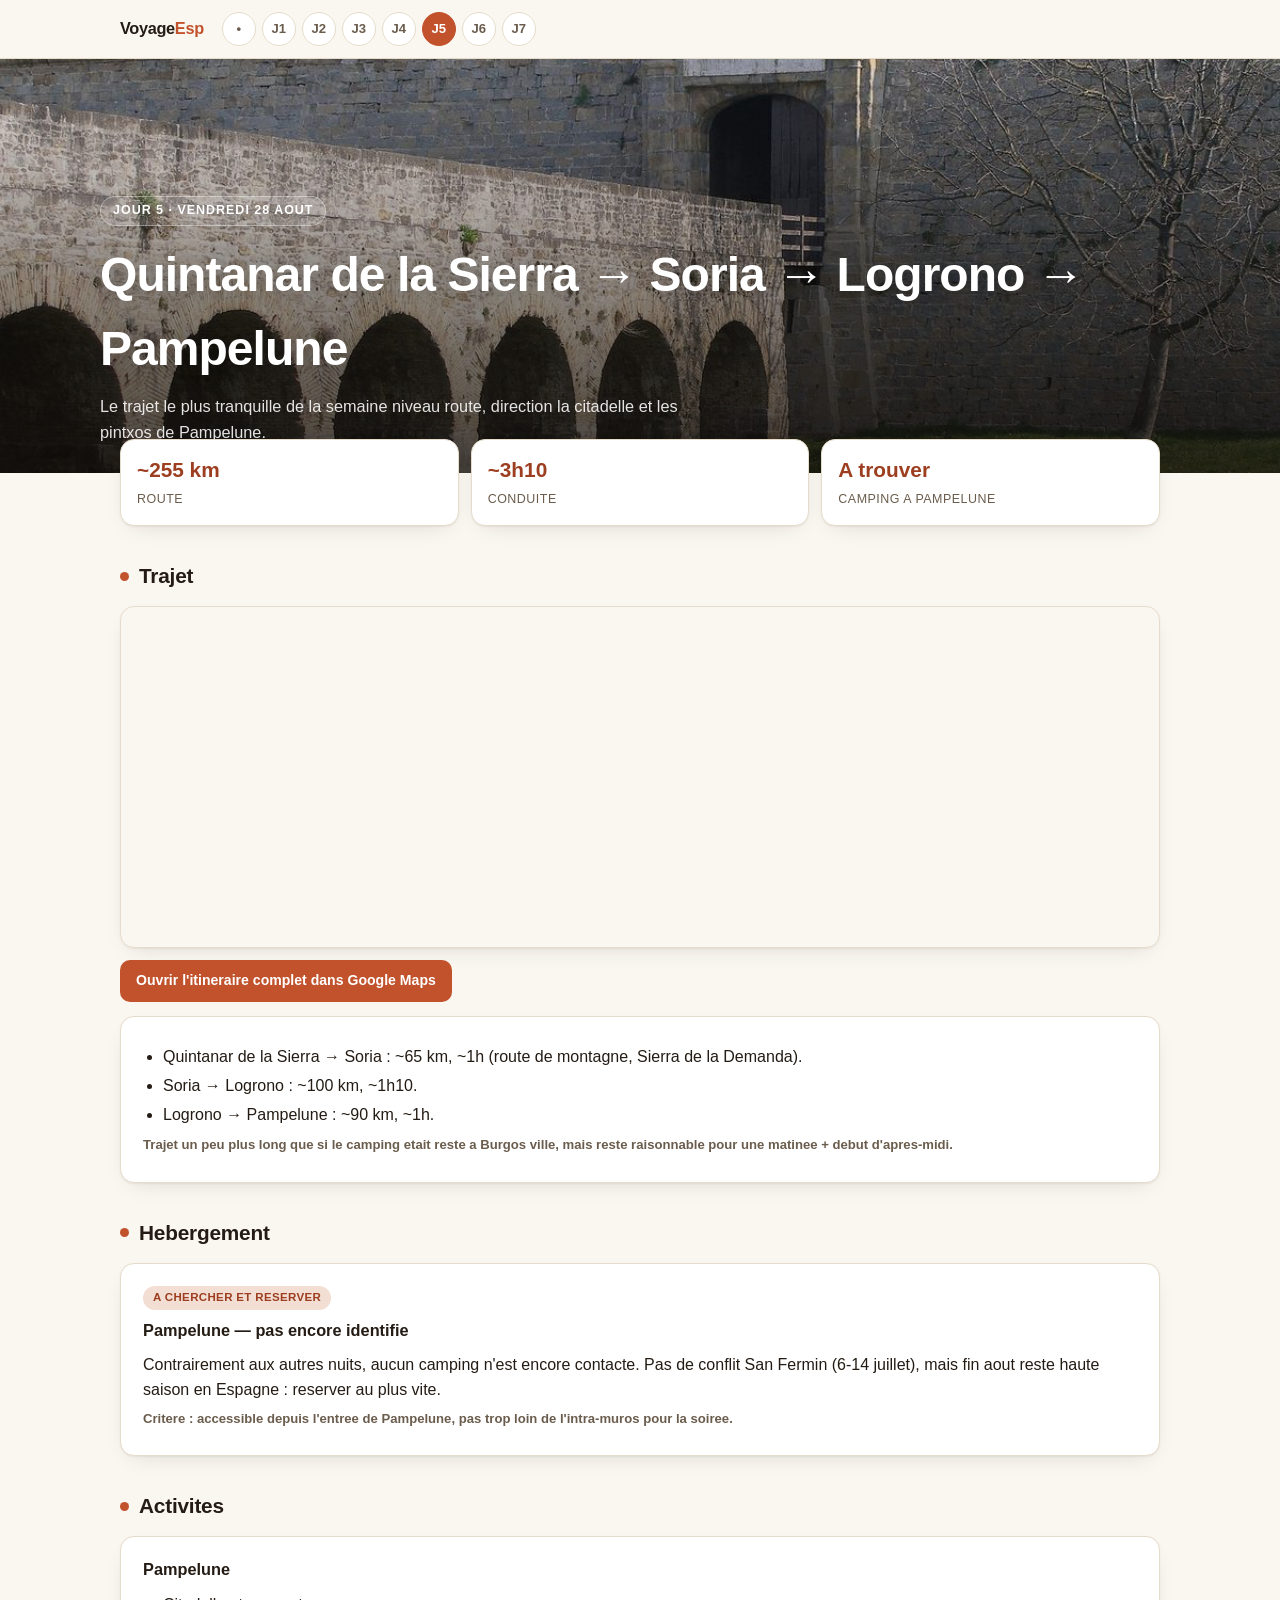
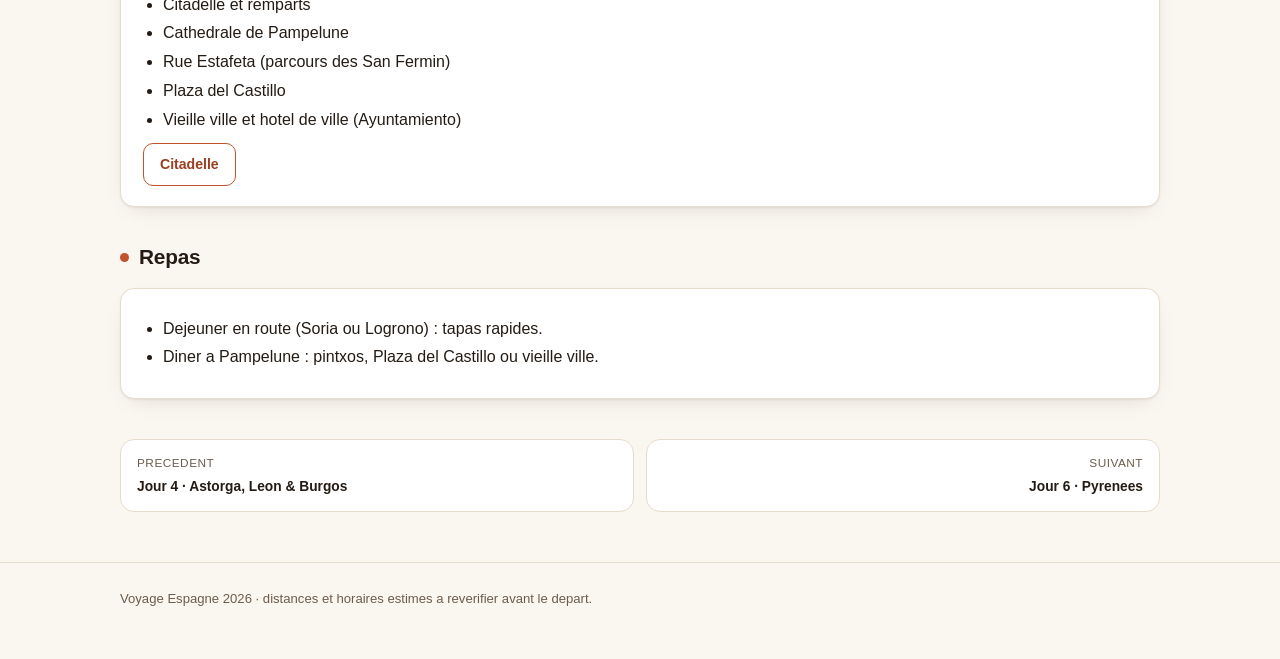
<file: siteweb/jour-5.html>
<!doctype html>
<html lang="fr">
<head>
<meta charset="utf-8">
<meta name="viewport" content="width=device-width, initial-scale=1">
<title>Jour 5 - Pampelune | Voyage Espagne 2026</title>
<link rel="icon" href="favicon.svg" type="image/svg+xml">
<link rel="stylesheet" href="styles.css">
</head>
<body>

<nav class="topnav">
  <div class="wrap">
    <a href="index.html" class="brand">Voyage<span>Esp</span></a>
    <div class="daypills">
      <a href="index.html" class="pill">•</a>
      <a href="jour-1.html" class="pill">J1</a>
      <a href="jour-2.html" class="pill">J2</a>
      <a href="jour-3.html" class="pill">J3</a>
      <a href="jour-4.html" class="pill">J4</a>
      <a href="jour-5.html" class="pill active">J5</a>
      <a href="jour-6.html" class="pill">J6</a>
      <a href="jour-7.html" class="pill">J7</a>
    </div>
  </div>
</nav>

<header class="hero">
  <img src="images/j5.jpg" alt="Ciudadela de Pampelune">
  <div class="hero-content wrap">
    <span class="eyebrow">Jour 5 &middot; Vendredi 28 aout</span>
    <h1>Quintanar de la Sierra &rarr; Soria &rarr; Logrono &rarr; Pampelune</h1>
    <p class="sub">Le trajet le plus tranquille de la semaine niveau route, direction la citadelle et les pintxos de Pampelune.</p>
  </div>
</header>

<div class="wrap">

  <div class="stats">
    <div class="stat"><span class="num">~255 km</span><span class="lbl">Route</span></div>
    <div class="stat"><span class="num">~3h10</span><span class="lbl">Conduite</span></div>
    <div class="stat"><span class="num">A trouver</span><span class="lbl">Camping a Pampelune</span></div>
  </div>

  <section class="block">
    <h2><span class="dot"></span>Trajet</h2>
    <div class="map-embed">
      <iframe loading="lazy" src="https://www.google.com/maps?q=Pamplona,+Espagne&output=embed"></iframe>
    </div>
    <div class="btn-row" style="margin-top:12px"><a class="btn" href="https://www.google.com/maps/dir/Camping+Arlanza,+Quintanar+de+la+Sierra,+Burgos,+Espagne/Soria,+Espagne/Logrono,+Espagne/Pamplona,+Espagne" target="_blank" rel="noopener">Ouvrir l'itineraire complet dans Google Maps</a></div>
    <div class="card" style="margin-top:14px">
      <ul>
        <li>Quintanar de la Sierra &rarr; Soria : ~65 km, ~1h (route de montagne, Sierra de la Demanda).</li>
        <li>Soria &rarr; Logrono : ~100 km, ~1h10.</li>
        <li>Logrono &rarr; Pampelune : ~90 km, ~1h.</li>
      </ul>
      <p class="meta">Trajet un peu plus long que si le camping etait reste a Burgos ville, mais reste raisonnable pour une matinee + debut d'apres-midi.</p>
    </div>
  </section>

  <section class="block">
    <h2><span class="dot"></span>Hebergement</h2>
    <div class="card">
      <span class="badge pending">A chercher et reserver</span>
      <h3>Pampelune &mdash; pas encore identifie</h3>
      <p>Contrairement aux autres nuits, aucun camping n'est encore contacte. Pas de conflit San Fermin (6-14 juillet), mais fin aout reste haute saison en Espagne : reserver au plus vite.</p>
      <p class="meta">Critere : accessible depuis l'entree de Pampelune, pas trop loin de l'intra-muros pour la soiree.</p>
    </div>
  </section>

  <section class="block">
    <h2><span class="dot"></span>Activites</h2>
    <div class="card">
      <h3>Pampelune</h3>
      <ul>
        <li>Citadelle et remparts</li>
        <li>Cathedrale de Pampelune</li>
        <li>Rue Estafeta (parcours des San Fermin)</li>
        <li>Plaza del Castillo</li>
        <li>Vieille ville et hotel de ville (Ayuntamiento)</li>
      </ul>
      <div class="btn-row"><a class="btn outline" href="https://www.pamplona.es/en/turismo/ciudadela" target="_blank" rel="noopener">Citadelle</a></div>
    </div>
  </section>

  <section class="block">
    <h2><span class="dot"></span>Repas</h2>
    <div class="card">
      <ul>
        <li>Dejeuner en route (Soria ou Logrono) : tapas rapides.</li>
        <li>Diner a Pampelune : pintxos, Plaza del Castillo ou vieille ville.</li>
      </ul>
    </div>
  </section>

  <div class="prevnext">
    <a href="jour-4.html"><span class="lbl">Precedent</span><span class="name">Jour 4 &middot; Astorga, Leon &amp; Burgos</span></a>
    <a class="next" href="jour-6.html"><span class="lbl">Suivant</span><span class="name">Jour 6 &middot; Pyrenees</span></a>
  </div>

</div>

<footer><div class="wrap">Voyage Espagne 2026 &middot; distances et horaires estimes a reverifier avant le depart.</div></footer>

</body>
</html>
</file>
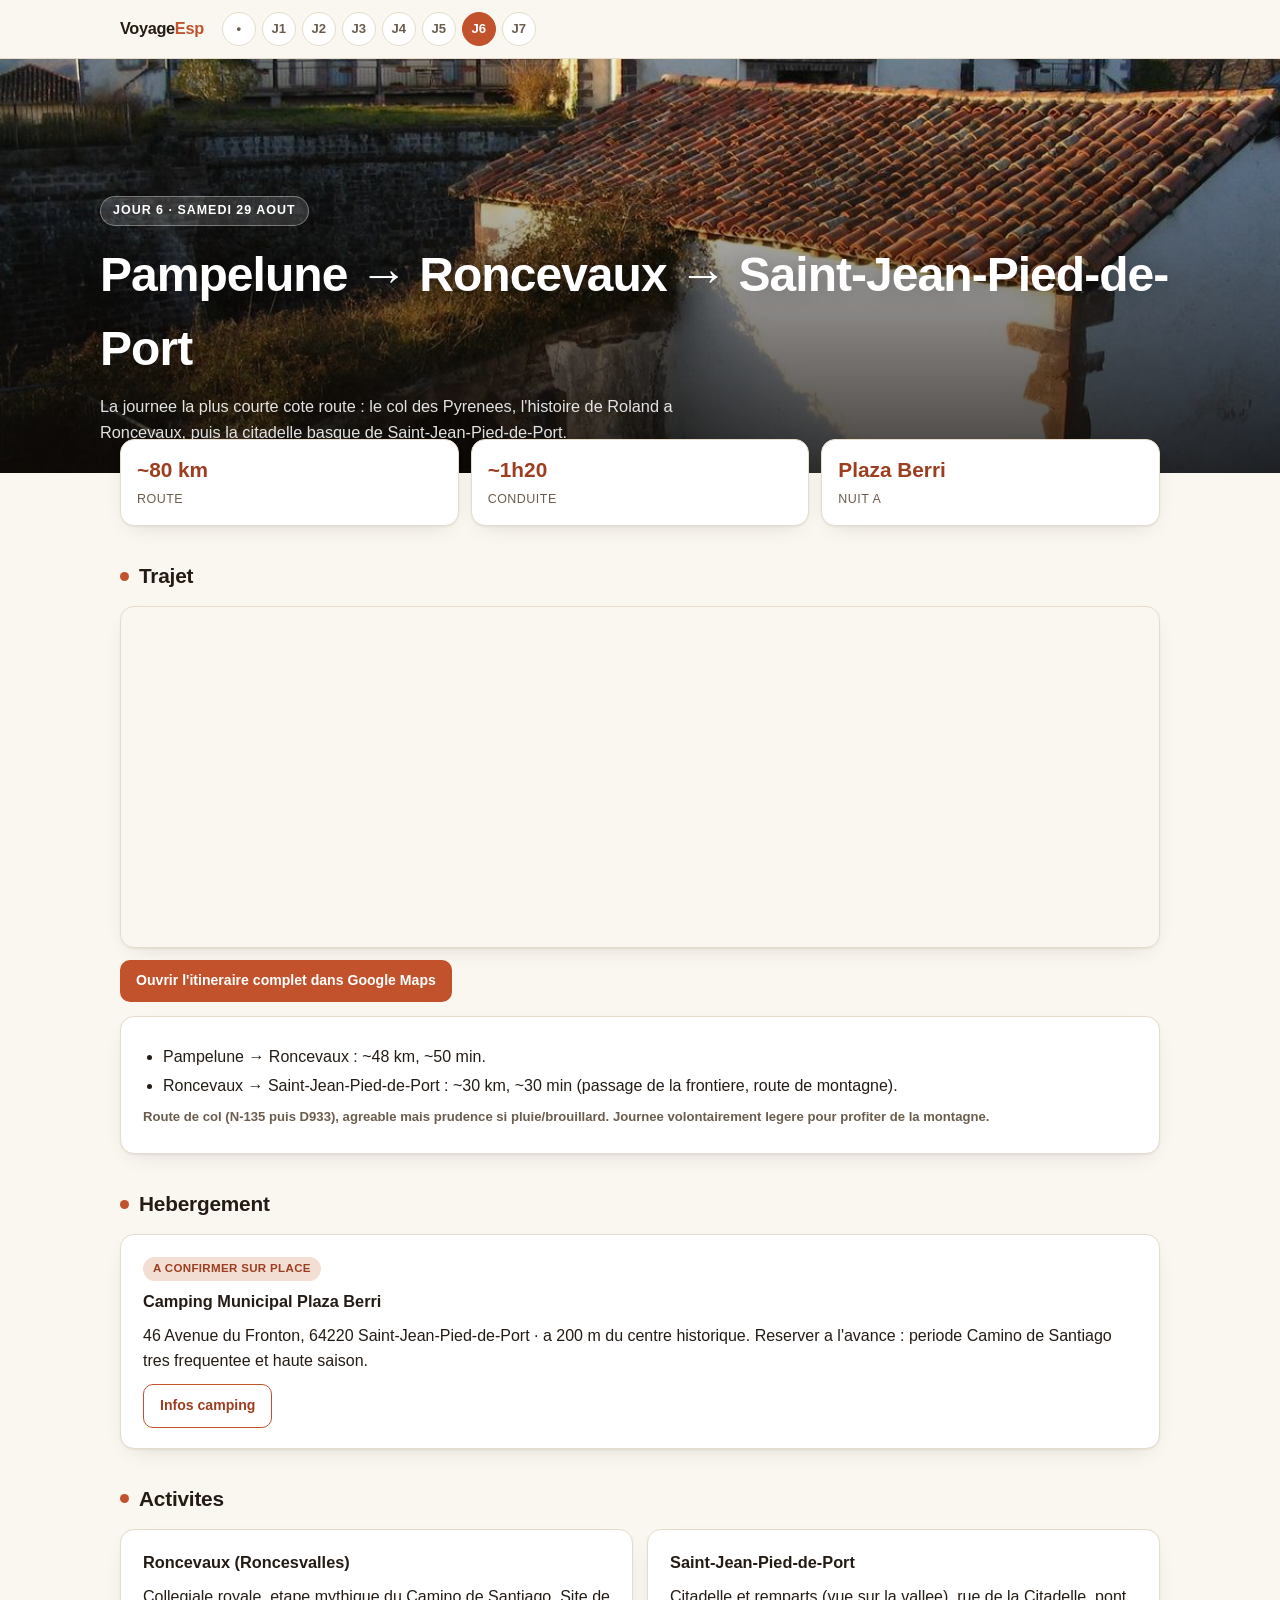
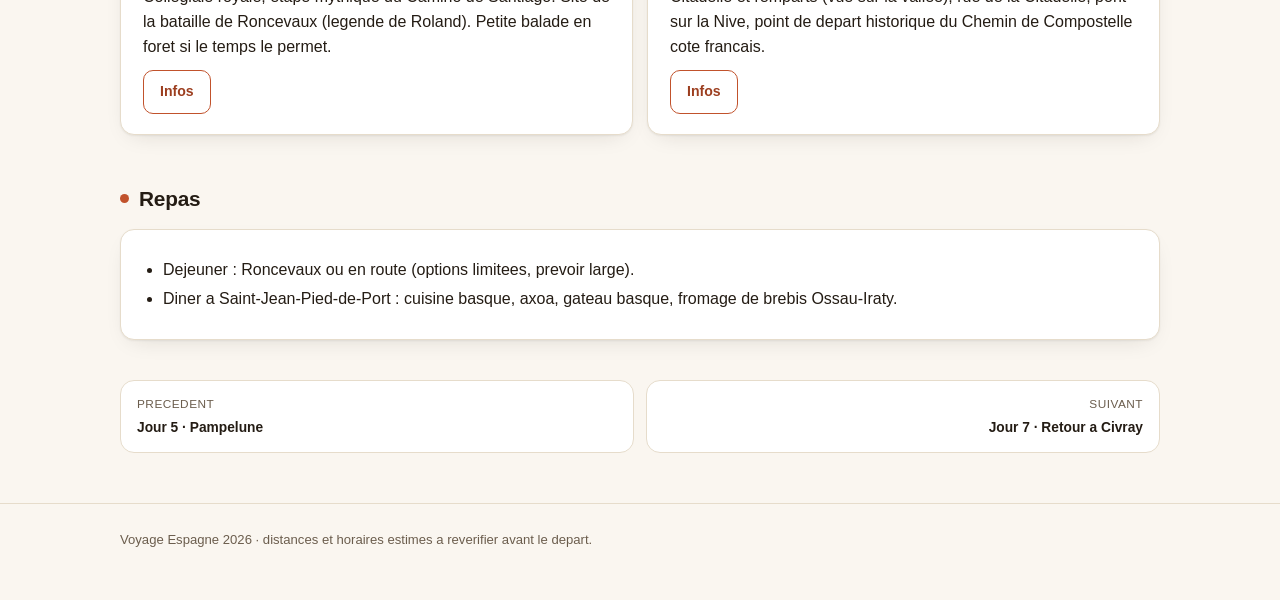
<file: siteweb/jour-6.html>
<!doctype html>
<html lang="fr">
<head>
<meta charset="utf-8">
<meta name="viewport" content="width=device-width, initial-scale=1">
<title>Jour 6 - Pyrenees | Voyage Espagne 2026</title>
<link rel="icon" href="favicon.svg" type="image/svg+xml">
<link rel="stylesheet" href="styles.css">
</head>
<body>

<nav class="topnav">
  <div class="wrap">
    <a href="index.html" class="brand">Voyage<span>Esp</span></a>
    <div class="daypills">
      <a href="index.html" class="pill">•</a>
      <a href="jour-1.html" class="pill">J1</a>
      <a href="jour-2.html" class="pill">J2</a>
      <a href="jour-3.html" class="pill">J3</a>
      <a href="jour-4.html" class="pill">J4</a>
      <a href="jour-5.html" class="pill">J5</a>
      <a href="jour-6.html" class="pill active">J6</a>
      <a href="jour-7.html" class="pill">J7</a>
    </div>
  </div>
</nav>

<header class="hero">
  <img src="images/j6.jpg" alt="Citadelle de Saint-Jean-Pied-de-Port">
  <div class="hero-content wrap">
    <span class="eyebrow">Jour 6 &middot; Samedi 29 aout</span>
    <h1>Pampelune &rarr; Roncevaux &rarr; Saint-Jean-Pied-de-Port</h1>
    <p class="sub">La journee la plus courte cote route : le col des Pyrenees, l'histoire de Roland a Roncevaux, puis la citadelle basque de Saint-Jean-Pied-de-Port.</p>
  </div>
</header>

<div class="wrap">

  <div class="stats">
    <div class="stat"><span class="num">~80 km</span><span class="lbl">Route</span></div>
    <div class="stat"><span class="num">~1h20</span><span class="lbl">Conduite</span></div>
    <div class="stat"><span class="num">Plaza Berri</span><span class="lbl">Nuit a</span></div>
  </div>

  <section class="block">
    <h2><span class="dot"></span>Trajet</h2>
    <div class="map-embed">
      <iframe loading="lazy" src="https://www.google.com/maps?q=Camping+Municipal+Plaza+Berri,+46+Avenue+du+Fronton,+64220+Saint-Jean-Pied-de-Port&output=embed"></iframe>
    </div>
    <div class="btn-row" style="margin-top:12px"><a class="btn" href="https://www.google.com/maps/dir/Pamplona,+Espagne/Roncesvalles,+Espagne/Camping+Municipal+Plaza+Berri,+46+Avenue+du+Fronton,+64220+Saint-Jean-Pied-de-Port" target="_blank" rel="noopener">Ouvrir l'itineraire complet dans Google Maps</a></div>
    <div class="card" style="margin-top:14px">
      <ul>
        <li>Pampelune &rarr; Roncevaux : ~48 km, ~50 min.</li>
        <li>Roncevaux &rarr; Saint-Jean-Pied-de-Port : ~30 km, ~30 min (passage de la frontiere, route de montagne).</li>
      </ul>
      <p class="meta">Route de col (N-135 puis D933), agreable mais prudence si pluie/brouillard. Journee volontairement legere pour profiter de la montagne.</p>
    </div>
  </section>

  <section class="block">
    <h2><span class="dot"></span>Hebergement</h2>
    <div class="card">
      <span class="badge pending">A confirmer sur place</span>
      <h3>Camping Municipal Plaza Berri</h3>
      <p>46 Avenue du Fronton, 64220 Saint-Jean-Pied-de-Port &middot; a 200 m du centre historique. Reserver a l'avance : periode Camino de Santiago tres frequentee et haute saison.</p>
      <div class="btn-row"><a class="btn outline" href="https://www.en-pays-basque.fr/hebergement/camping-municipal-plaza-berri/" target="_blank" rel="noopener">Infos camping</a></div>
    </div>
  </section>

  <section class="block">
    <h2><span class="dot"></span>Activites</h2>
    <div class="grid2">
      <div class="card">
        <h3>Roncevaux (Roncesvalles)</h3>
        <p>Collegiale royale, etape mythique du Camino de Santiago. Site de la bataille de Roncevaux (legende de Roland). Petite balade en foret si le temps le permet.</p>
        <div class="btn-row"><a class="btn outline" href="https://roncesvalles.es/en/royal-collegiate-church-of-santa-maria-de-roncesvalles/" target="_blank" rel="noopener">Infos</a></div>
      </div>
      <div class="card">
        <h3>Saint-Jean-Pied-de-Port</h3>
        <p>Citadelle et remparts (vue sur la vallee), rue de la Citadelle, pont sur la Nive, point de depart historique du Chemin de Compostelle cote francais.</p>
        <div class="btn-row"><a class="btn outline" href="https://www.en-pays-basque.fr/en/visit/citadelle-de-saint-jean-pied-de-port/" target="_blank" rel="noopener">Infos</a></div>
      </div>
    </div>
  </section>

  <section class="block">
    <h2><span class="dot"></span>Repas</h2>
    <div class="card">
      <ul>
        <li>Dejeuner : Roncevaux ou en route (options limitees, prevoir large).</li>
        <li>Diner a Saint-Jean-Pied-de-Port : cuisine basque, axoa, gateau basque, fromage de brebis Ossau-Iraty.</li>
      </ul>
    </div>
  </section>

  <div class="prevnext">
    <a href="jour-5.html"><span class="lbl">Precedent</span><span class="name">Jour 5 &middot; Pampelune</span></a>
    <a class="next" href="jour-7.html"><span class="lbl">Suivant</span><span class="name">Jour 7 &middot; Retour a Civray</span></a>
  </div>

</div>

<footer><div class="wrap">Voyage Espagne 2026 &middot; distances et horaires estimes a reverifier avant le depart.</div></footer>

</body>
</html>
</file>
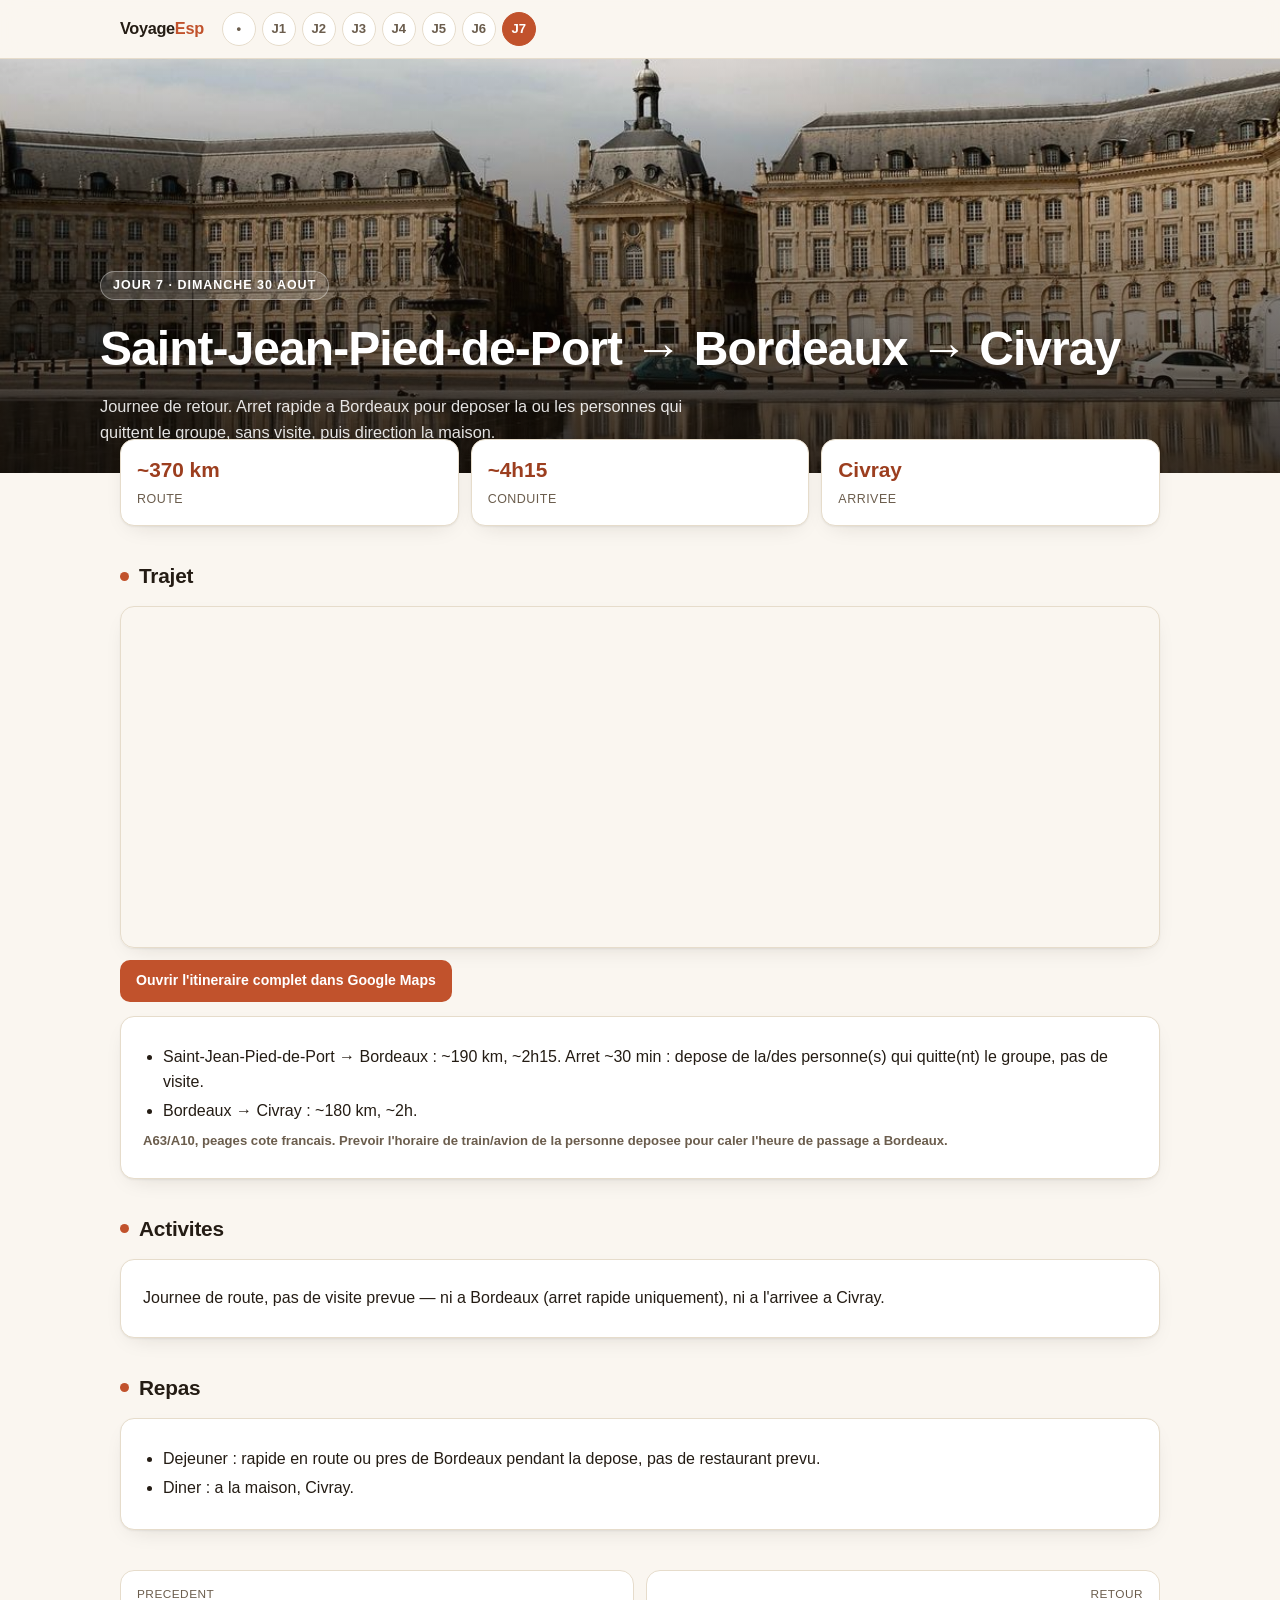
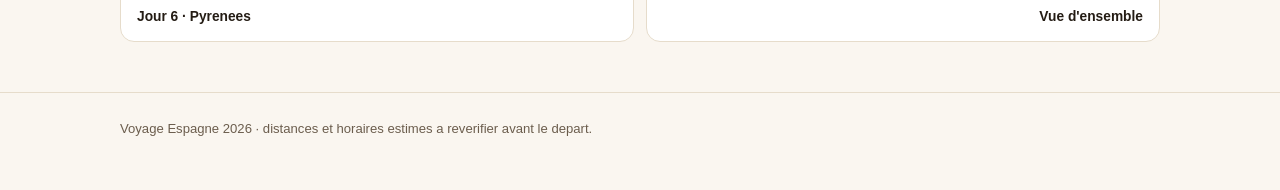
<file: siteweb/jour-7.html>
<!doctype html>
<html lang="fr">
<head>
<meta charset="utf-8">
<meta name="viewport" content="width=device-width, initial-scale=1">
<title>Jour 7 - Retour a Civray | Voyage Espagne 2026</title>
<link rel="icon" href="favicon.svg" type="image/svg+xml">
<link rel="stylesheet" href="styles.css">
</head>
<body>

<nav class="topnav">
  <div class="wrap">
    <a href="index.html" class="brand">Voyage<span>Esp</span></a>
    <div class="daypills">
      <a href="index.html" class="pill">•</a>
      <a href="jour-1.html" class="pill">J1</a>
      <a href="jour-2.html" class="pill">J2</a>
      <a href="jour-3.html" class="pill">J3</a>
      <a href="jour-4.html" class="pill">J4</a>
      <a href="jour-5.html" class="pill">J5</a>
      <a href="jour-6.html" class="pill">J6</a>
      <a href="jour-7.html" class="pill active">J7</a>
    </div>
  </div>
</nav>

<header class="hero">
  <img src="images/j7.jpg" alt="Miroir d'eau, Bordeaux">
  <div class="hero-content wrap">
    <span class="eyebrow">Jour 7 &middot; Dimanche 30 aout</span>
    <h1>Saint-Jean-Pied-de-Port &rarr; Bordeaux &rarr; Civray</h1>
    <p class="sub">Journee de retour. Arret rapide a Bordeaux pour deposer la ou les personnes qui quittent le groupe, sans visite, puis direction la maison.</p>
  </div>
</header>

<div class="wrap">

  <div class="stats">
    <div class="stat"><span class="num">~370 km</span><span class="lbl">Route</span></div>
    <div class="stat"><span class="num">~4h15</span><span class="lbl">Conduite</span></div>
    <div class="stat"><span class="num">Civray</span><span class="lbl">Arrivee</span></div>
  </div>

  <section class="block">
    <h2><span class="dot"></span>Trajet</h2>
    <div class="map-embed">
      <iframe loading="lazy" src="https://www.google.com/maps?q=Civray,+86400&output=embed"></iframe>
    </div>
    <div class="btn-row" style="margin-top:12px"><a class="btn" href="https://www.google.com/maps/dir/Camping+Municipal+Plaza+Berri,+46+Avenue+du+Fronton,+64220+Saint-Jean-Pied-de-Port/Bordeaux/Civray,+86400" target="_blank" rel="noopener">Ouvrir l'itineraire complet dans Google Maps</a></div>
    <div class="card" style="margin-top:14px">
      <ul>
        <li>Saint-Jean-Pied-de-Port &rarr; Bordeaux : ~190 km, ~2h15. Arret ~30 min : depose de la/des personne(s) qui quitte(nt) le groupe, pas de visite.</li>
        <li>Bordeaux &rarr; Civray : ~180 km, ~2h.</li>
      </ul>
      <p class="meta">A63/A10, peages cote francais. Prevoir l'horaire de train/avion de la personne deposee pour caler l'heure de passage a Bordeaux.</p>
    </div>
  </section>

  <section class="block">
    <h2><span class="dot"></span>Activites</h2>
    <div class="card">
      <p>Journee de route, pas de visite prevue &mdash; ni a Bordeaux (arret rapide uniquement), ni a l'arrivee a Civray.</p>
    </div>
  </section>

  <section class="block">
    <h2><span class="dot"></span>Repas</h2>
    <div class="card">
      <ul>
        <li>Dejeuner : rapide en route ou pres de Bordeaux pendant la depose, pas de restaurant prevu.</li>
        <li>Diner : a la maison, Civray.</li>
      </ul>
    </div>
  </section>

  <div class="prevnext">
    <a href="jour-6.html"><span class="lbl">Precedent</span><span class="name">Jour 6 &middot; Pyrenees</span></a>
    <a class="next" href="index.html"><span class="lbl">Retour</span><span class="name">Vue d'ensemble</span></a>
  </div>

</div>

<footer><div class="wrap">Voyage Espagne 2026 &middot; distances et horaires estimes a reverifier avant le depart.</div></footer>

</body>
</html>
</file>
<file: siteweb/styles.css>
:root {
  --bg: #faf6f0;
  --bg-alt: #f1e9dd;
  --surface: #ffffff;
  --text: #241c14;
  --text-muted: #6b5d4d;
  --border: #e6dccb;
  --accent: #c1522c;
  --accent-dark: #9c3e1f;
  --accent-soft: #f3ded3;
  --teal: #1f6f6b;
  --teal-soft: #dcefec;
  --shadow: 0 1px 2px rgba(36, 28, 20, 0.06), 0 8px 24px -12px rgba(36, 28, 20, 0.18);
  --radius: 14px;
}

@media (prefers-color-scheme: dark) {
  :root {
    --bg: #17130f;
    --bg-alt: #1f1912;
    --surface: #241d16;
    --text: #f3ece1;
    --text-muted: #b8a894;
    --border: #382d21;
    --accent: #e8815a;
    --accent-dark: #f0a07f;
    --accent-soft: #3a271d;
    --teal: #5fbdb6;
    --teal-soft: #17302e;
    --shadow: 0 1px 2px rgba(0, 0, 0, 0.3), 0 12px 30px -14px rgba(0, 0, 0, 0.6);
  }
}

* { box-sizing: border-box; }

html { scroll-behavior: smooth; }

body {
  margin: 0;
  font-family: -apple-system, BlinkMacSystemFont, "Segoe UI", Roboto, Helvetica, Arial, sans-serif;
  background: var(--bg);
  color: var(--text);
  line-height: 1.55;
}

a { color: var(--accent-dark); }

img { max-width: 100%; display: block; }

.wrap {
  max-width: 1080px;
  margin: 0 auto;
  padding: 0 20px;
}

/* Nav */
.topnav {
  position: sticky;
  top: 0;
  z-index: 20;
  background: color-mix(in srgb, var(--bg) 88%, transparent);
  backdrop-filter: blur(10px);
  border-bottom: 1px solid var(--border);
}
.topnav .wrap {
  display: flex;
  align-items: center;
  gap: 18px;
  padding-top: 12px;
  padding-bottom: 12px;
  overflow-x: auto;
}
.brand {
  font-weight: 800;
  letter-spacing: -0.02em;
  font-size: 1.02rem;
  white-space: nowrap;
  text-decoration: none;
  color: var(--text);
}
.brand span { color: var(--accent); }
.daypills {
  display: flex;
  gap: 6px;
  flex: 1;
}
.pill {
  flex-shrink: 0;
  display: inline-flex;
  align-items: center;
  justify-content: center;
  width: 34px;
  height: 34px;
  border-radius: 999px;
  font-size: 0.82rem;
  font-weight: 700;
  text-decoration: none;
  color: var(--text-muted);
  border: 1px solid var(--border);
  background: var(--surface);
}
.pill.active, .pill:hover {
  color: #fff;
  background: var(--accent);
  border-color: var(--accent);
}

/* Hero */
.hero {
  position: relative;
  height: 46vh;
  min-height: 300px;
  display: flex;
  align-items: flex-end;
  overflow: hidden;
}
.hero img {
  position: absolute;
  inset: 0;
  width: 100%;
  height: 100%;
  object-fit: cover;
}
.hero::after {
  content: "";
  position: absolute;
  inset: 0;
  background: linear-gradient(180deg, rgba(15,10,6,0.05) 0%, rgba(15,10,6,0.78) 100%);
}
.hero-content {
  position: relative;
  z-index: 1;
  color: #fff;
  padding: 32px 0 28px;
  width: 100%;
}
.eyebrow {
  display: inline-block;
  font-size: 0.78rem;
  font-weight: 700;
  letter-spacing: 0.08em;
  text-transform: uppercase;
  background: rgba(255,255,255,0.14);
  border: 1px solid rgba(255,255,255,0.35);
  padding: 4px 12px;
  border-radius: 999px;
  margin-bottom: 12px;
}
.hero h1 {
  margin: 0 0 8px;
  font-size: clamp(1.8rem, 4.5vw, 3rem);
  font-weight: 800;
  letter-spacing: -0.02em;
  text-shadow: 0 2px 20px rgba(0,0,0,0.25);
}
.hero p.sub {
  margin: 0;
  font-size: 1.02rem;
  color: rgba(255,255,255,0.88);
  max-width: 620px;
}

/* Stats row */
.stats {
  display: grid;
  grid-template-columns: repeat(auto-fit, minmax(130px, 1fr));
  gap: 12px;
  margin: -34px 0 28px;
  position: relative;
  z-index: 2;
}
.stat {
  background: var(--surface);
  border: 1px solid var(--border);
  border-radius: var(--radius);
  padding: 14px 16px;
  box-shadow: var(--shadow);
}
.stat .num {
  font-size: 1.3rem;
  font-weight: 800;
  color: var(--accent-dark);
  display: block;
}
.stat .lbl {
  font-size: 0.78rem;
  color: var(--text-muted);
  text-transform: uppercase;
  letter-spacing: 0.04em;
}

/* Sections / cards */
section.block { margin: 34px 0; }
.block h2 {
  font-size: 1.3rem;
  font-weight: 800;
  letter-spacing: -0.01em;
  margin: 0 0 14px;
  display: flex;
  align-items: center;
  gap: 10px;
}
.block h2 .dot {
  width: 9px;
  height: 9px;
  border-radius: 50%;
  background: var(--accent);
  flex-shrink: 0;
}

.card {
  background: var(--surface);
  border: 1px solid var(--border);
  border-radius: var(--radius);
  padding: 20px 22px;
  box-shadow: var(--shadow);
  margin-bottom: 14px;
}
.card h3 {
  margin: 0 0 10px;
  font-size: 1.02rem;
  font-weight: 700;
}
.card ul { margin: 8px 0; padding-left: 20px; }
.card li { margin: 4px 0; }
.card p { margin: 6px 0; }
.card .meta {
  font-size: 0.82rem;
  color: var(--text-muted);
  font-weight: 600;
}

.grid2 {
  display: grid;
  grid-template-columns: repeat(auto-fit, minmax(260px, 1fr));
  gap: 14px;
}

.badge {
  display: inline-block;
  font-size: 0.72rem;
  font-weight: 700;
  padding: 3px 10px;
  border-radius: 999px;
  text-transform: uppercase;
  letter-spacing: 0.03em;
  margin-bottom: 8px;
}
.badge.ok { background: var(--teal-soft); color: var(--teal); }
.badge.pending { background: var(--accent-soft); color: var(--accent-dark); }

.alt-tabs {
  display: flex;
  flex-wrap: wrap;
  gap: 8px;
  margin-bottom: 14px;
}
.alt-tab {
  border: 1px solid var(--border);
  background: var(--surface);
  padding: 8px 14px;
  border-radius: 999px;
  font-size: 0.85rem;
  font-weight: 700;
  color: var(--text-muted);
}
.alt-tab.c { color: var(--teal); border-color: var(--teal); }
.alt-tab.a { color: var(--accent-dark); border-color: var(--accent); }
.alt-tab.b { color: var(--accent-dark); border-color: var(--accent); }

.btn {
  display: inline-flex;
  align-items: center;
  gap: 8px;
  background: var(--accent);
  color: #fff !important;
  text-decoration: none;
  font-weight: 700;
  font-size: 0.88rem;
  padding: 10px 16px;
  border-radius: 10px;
  border: none;
}
.btn.outline {
  background: transparent;
  color: var(--accent-dark) !important;
  border: 1px solid var(--accent);
}
.btn-row { display: flex; flex-wrap: wrap; gap: 10px; margin-top: 10px; }

.map-embed {
  border-radius: var(--radius);
  overflow: hidden;
  border: 1px solid var(--border);
  box-shadow: var(--shadow);
}
.map-embed iframe {
  width: 100%;
  height: 340px;
  border: 0;
  display: block;
}

/* Day overview cards on index */
.dayindex {
  display: grid;
  grid-template-columns: repeat(auto-fit, minmax(280px, 1fr));
  gap: 16px;
}
.daycard {
  display: block;
  text-decoration: none;
  color: var(--text);
  background: var(--surface);
  border: 1px solid var(--border);
  border-radius: var(--radius);
  overflow: hidden;
  box-shadow: var(--shadow);
  transition: transform 0.15s ease;
}
.daycard:hover { transform: translateY(-3px); }
.daycard .thumb { height: 140px; position: relative; }
.daycard .thumb img { width: 100%; height: 100%; object-fit: cover; }
.daycard .thumb .num {
  position: absolute;
  top: 10px;
  left: 10px;
  background: rgba(15,10,6,0.72);
  color: #fff;
  font-weight: 800;
  font-size: 0.78rem;
  padding: 4px 10px;
  border-radius: 999px;
}
.daycard .body { padding: 14px 16px; }
.daycard .body .date { font-size: 0.76rem; color: var(--text-muted); font-weight: 700; text-transform: uppercase; letter-spacing: 0.03em; }
.daycard .body h3 { margin: 4px 0 6px; font-size: 1.02rem; }
.daycard .body p { margin: 0; font-size: 0.86rem; color: var(--text-muted); }

/* Camping table (home) */
.table-wrap { overflow-x: auto; }
table.campings {
  width: 100%;
  border-collapse: collapse;
  background: var(--surface);
  border: 1px solid var(--border);
  border-radius: var(--radius);
  overflow: hidden;
  font-size: 0.92rem;
}
table.campings th, table.campings td {
  padding: 12px 14px;
  text-align: left;
  border-bottom: 1px solid var(--border);
}
table.campings th {
  background: var(--bg-alt);
  font-size: 0.76rem;
  text-transform: uppercase;
  letter-spacing: 0.04em;
  color: var(--text-muted);
}
table.campings tr:last-child td { border-bottom: none; }

.prevnext {
  display: flex;
  justify-content: space-between;
  gap: 12px;
  margin: 40px 0 10px;
}
.prevnext a {
  flex: 1;
  text-decoration: none;
  color: var(--text);
  background: var(--surface);
  border: 1px solid var(--border);
  border-radius: var(--radius);
  padding: 14px 16px;
  font-size: 0.86rem;
}
.prevnext a .lbl { color: var(--text-muted); font-size: 0.74rem; text-transform: uppercase; letter-spacing: 0.04em; display: block; margin-bottom: 3px; }
.prevnext a .name { font-weight: 700; }
.prevnext a.next { text-align: right; }

footer {
  border-top: 1px solid var(--border);
  margin-top: 50px;
  padding: 26px 0 50px;
  color: var(--text-muted);
  font-size: 0.82rem;
}

@media (max-width: 640px) {
  .hero { height: 40vh; min-height: 260px; }
  .stats { margin-top: -24px; }
}
</file>
